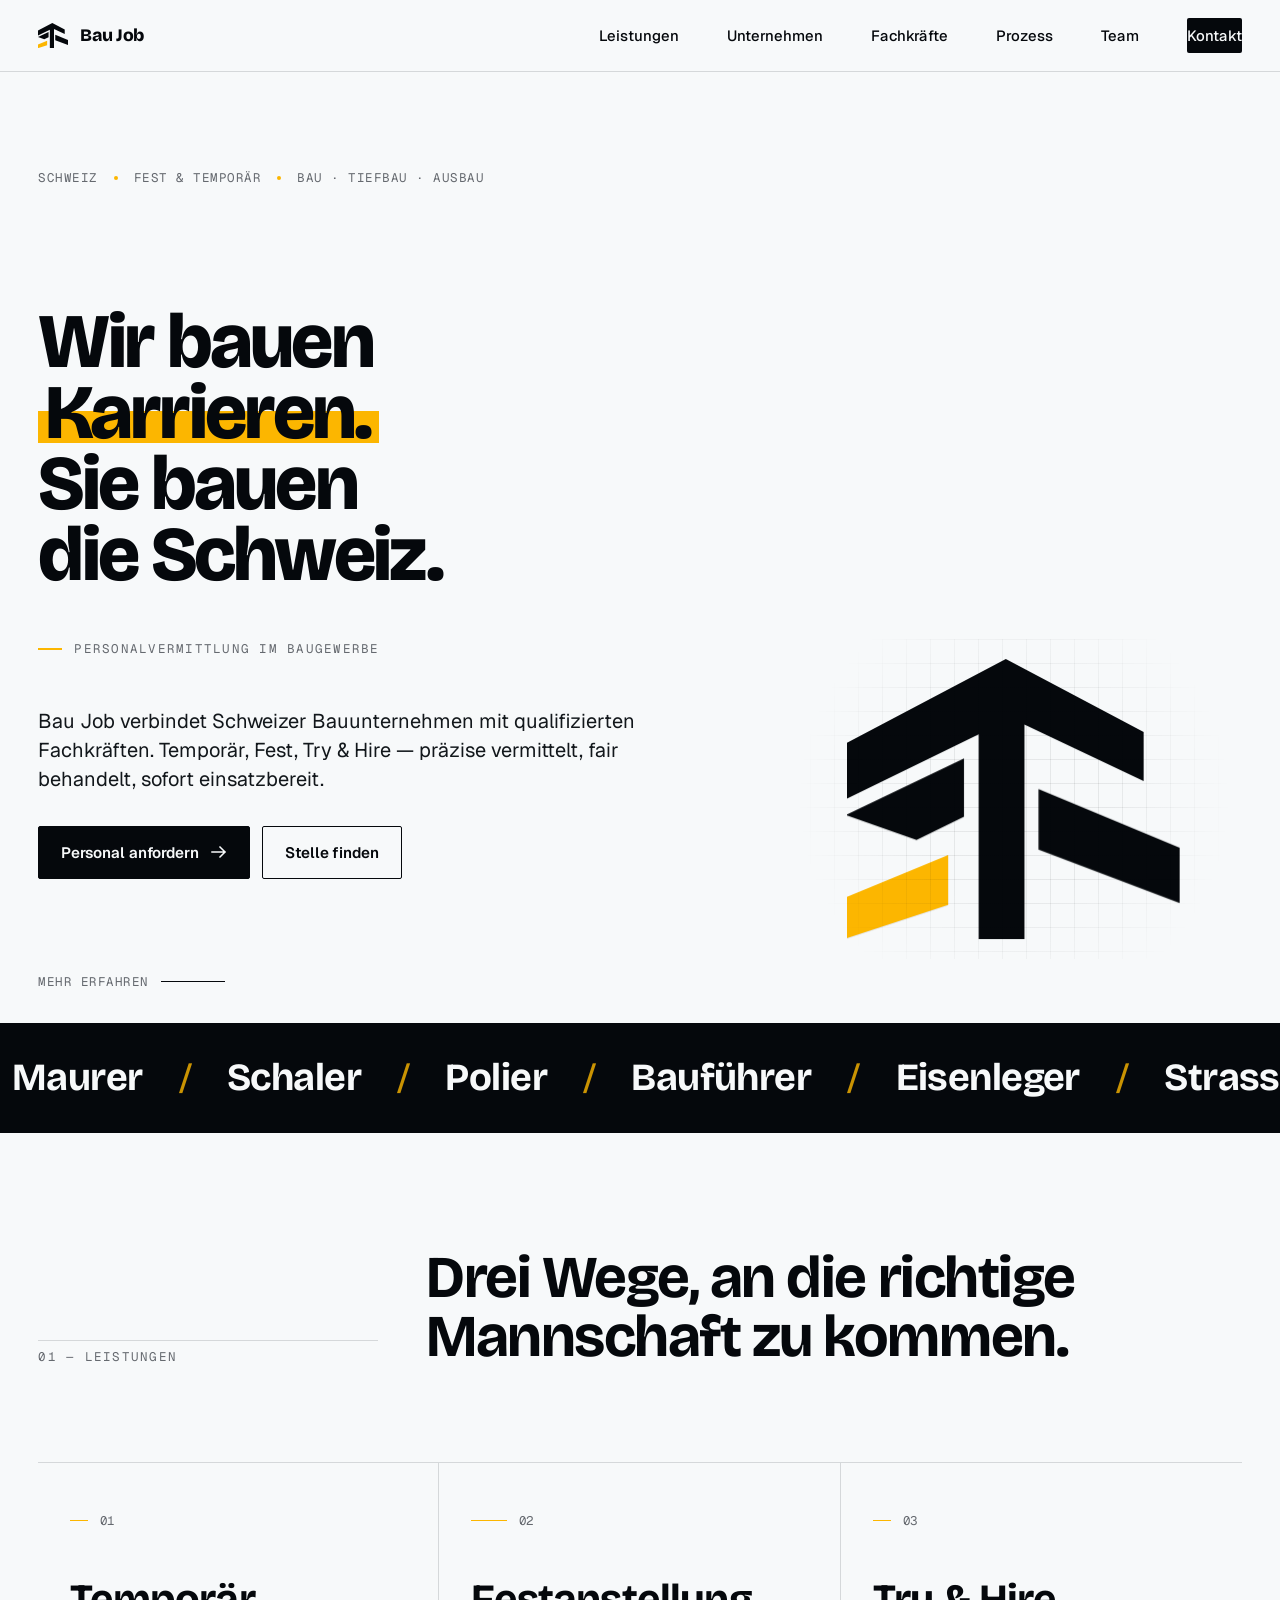
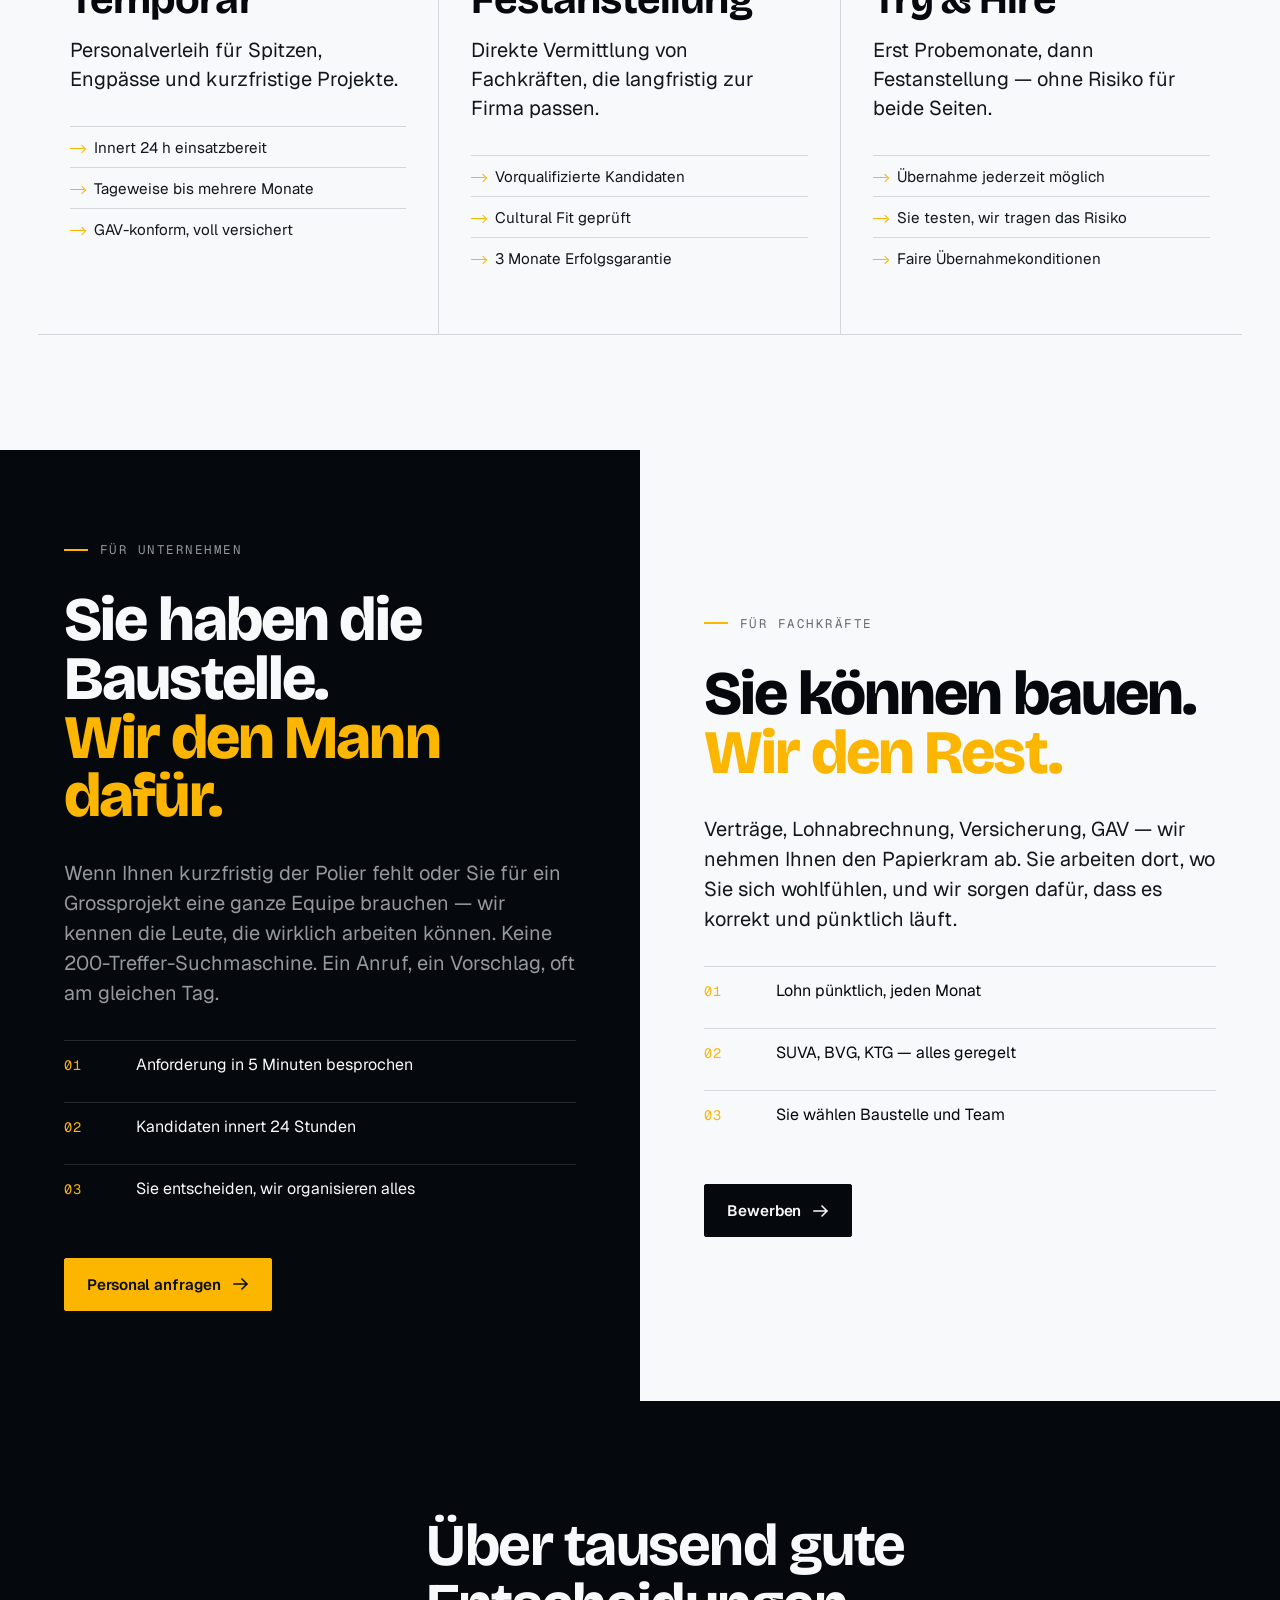
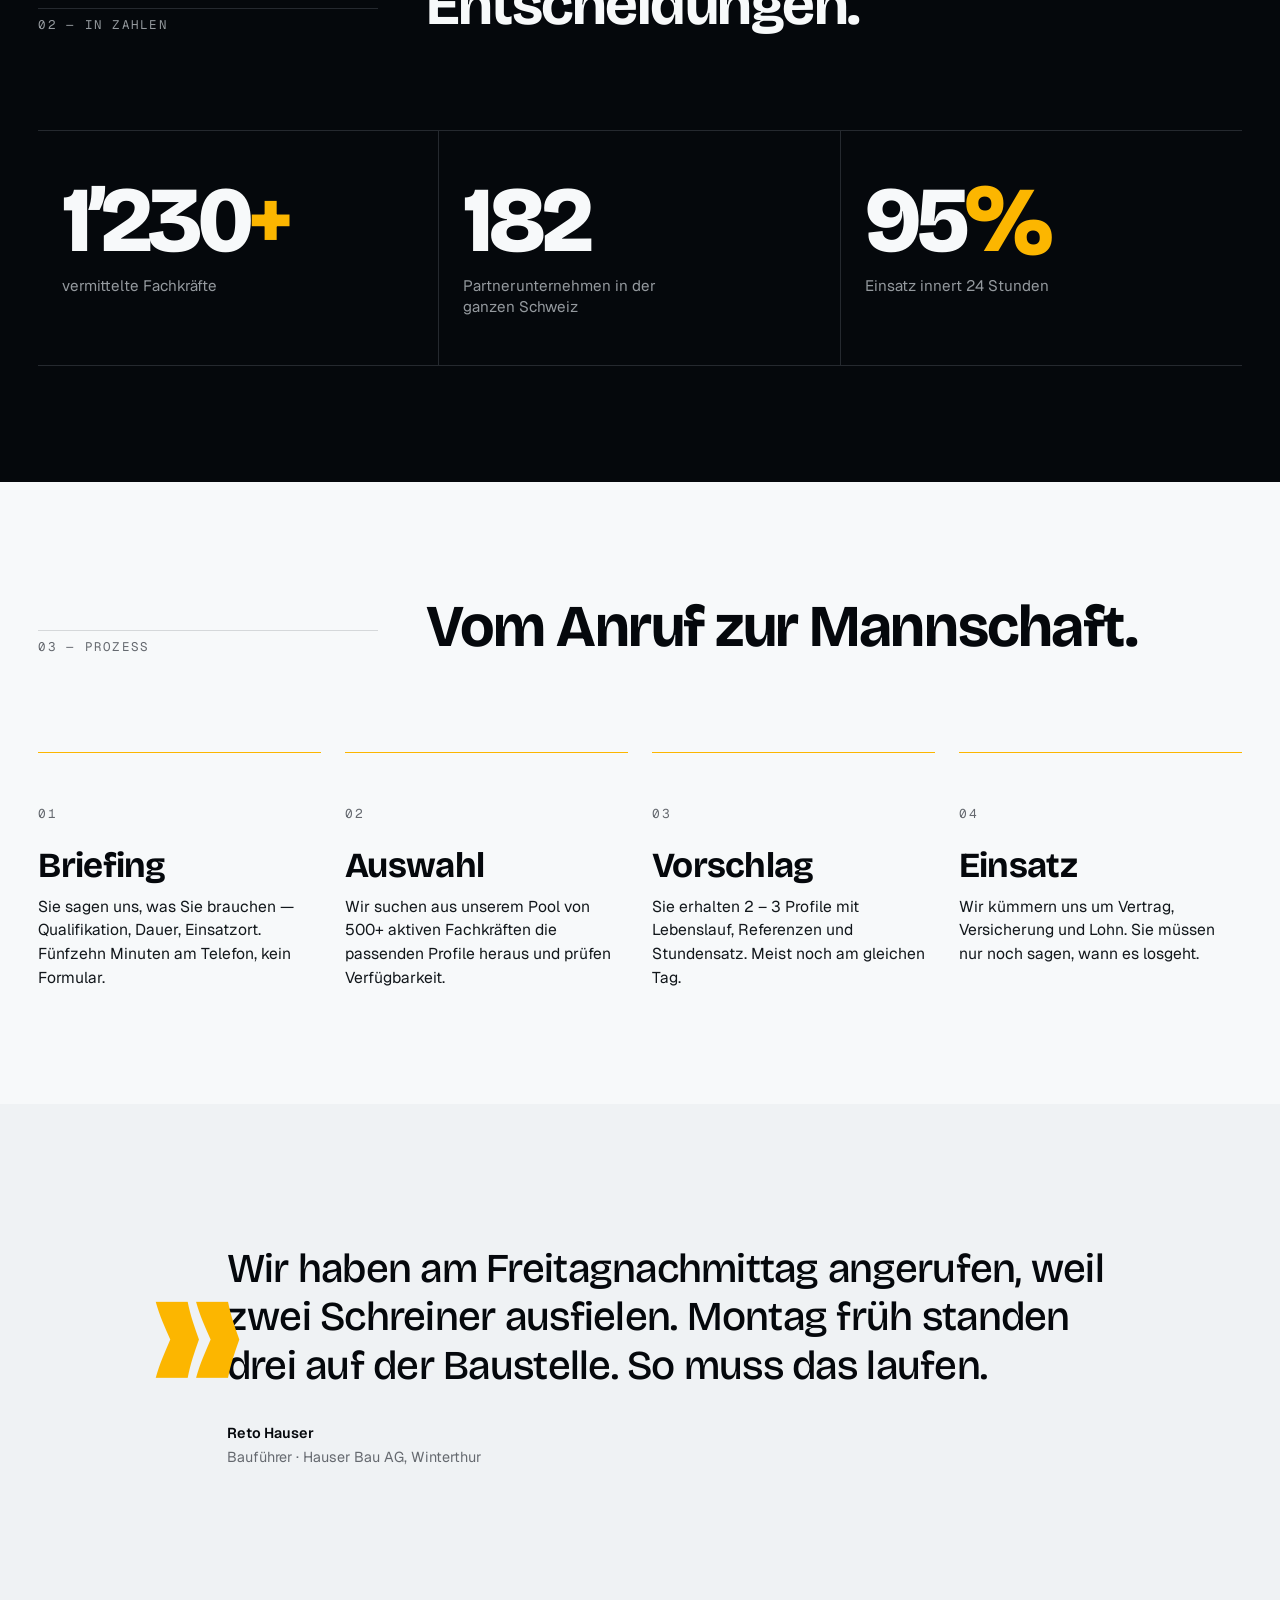
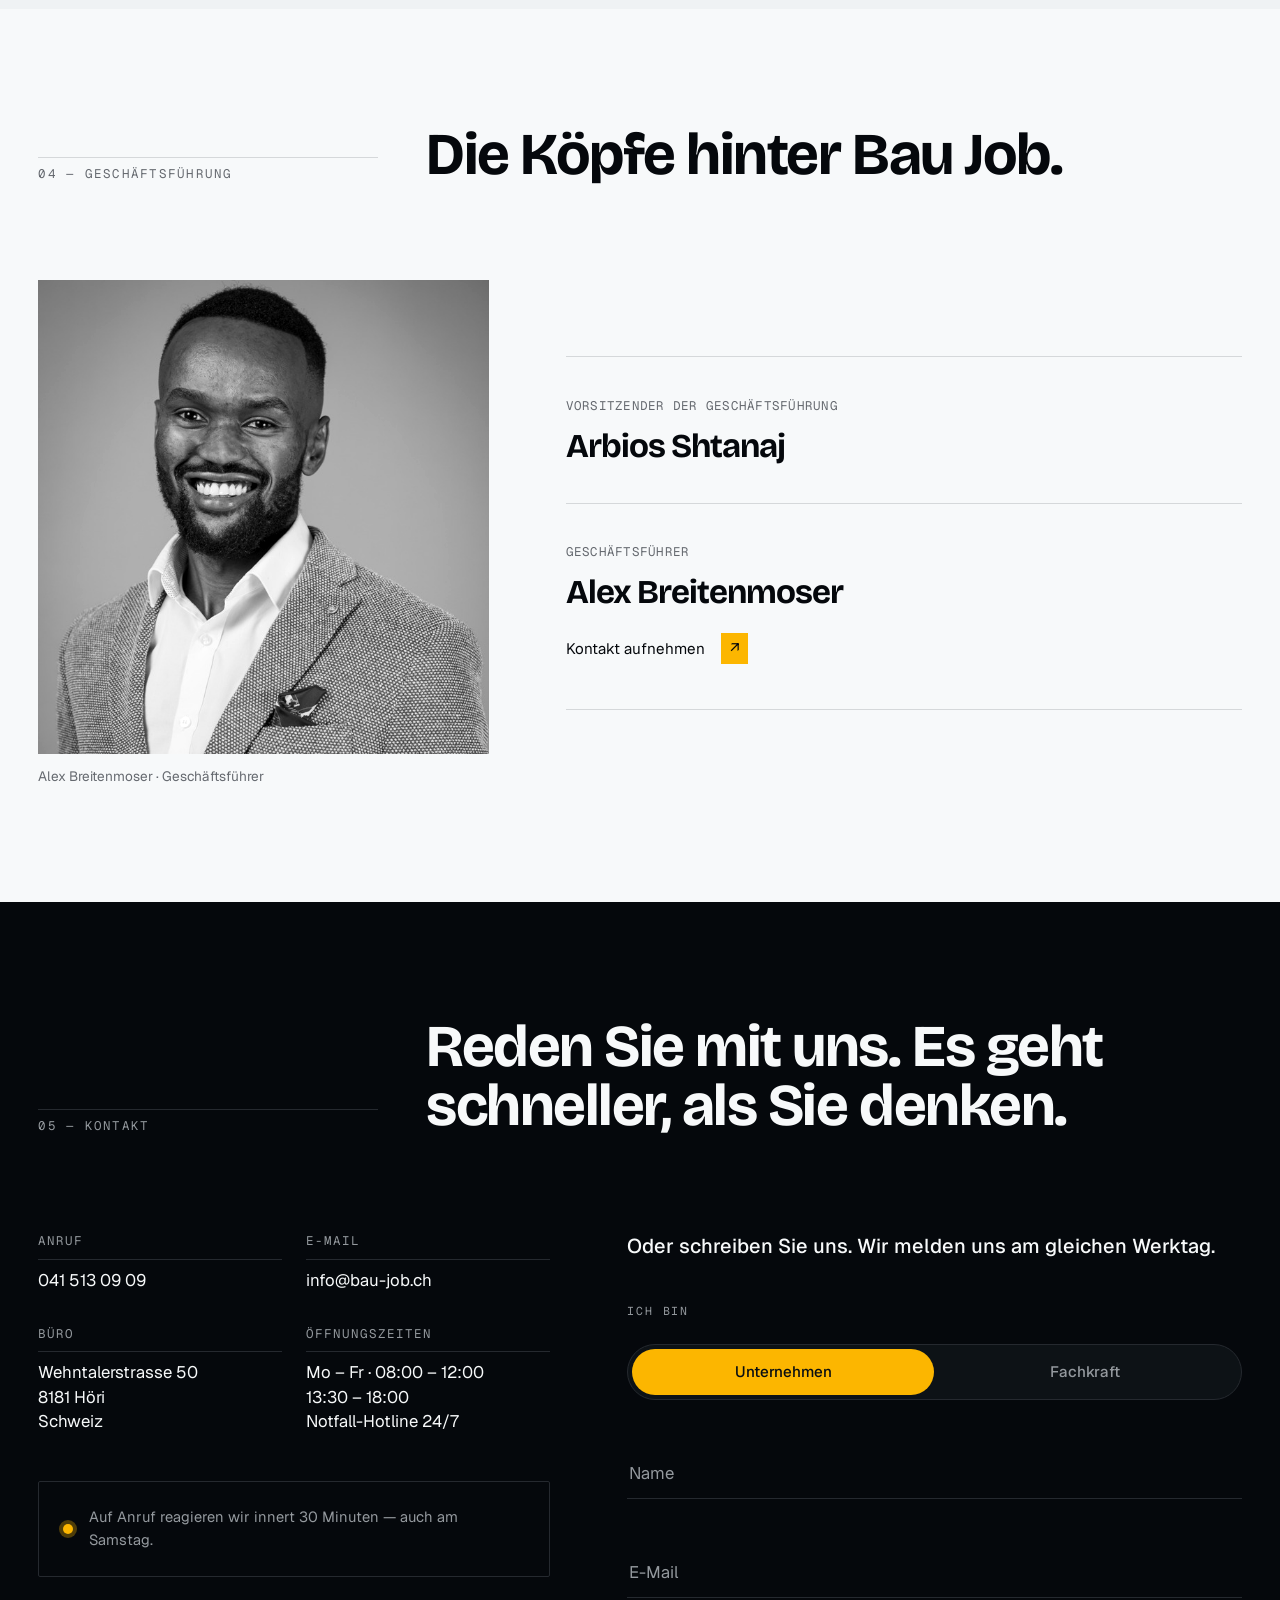
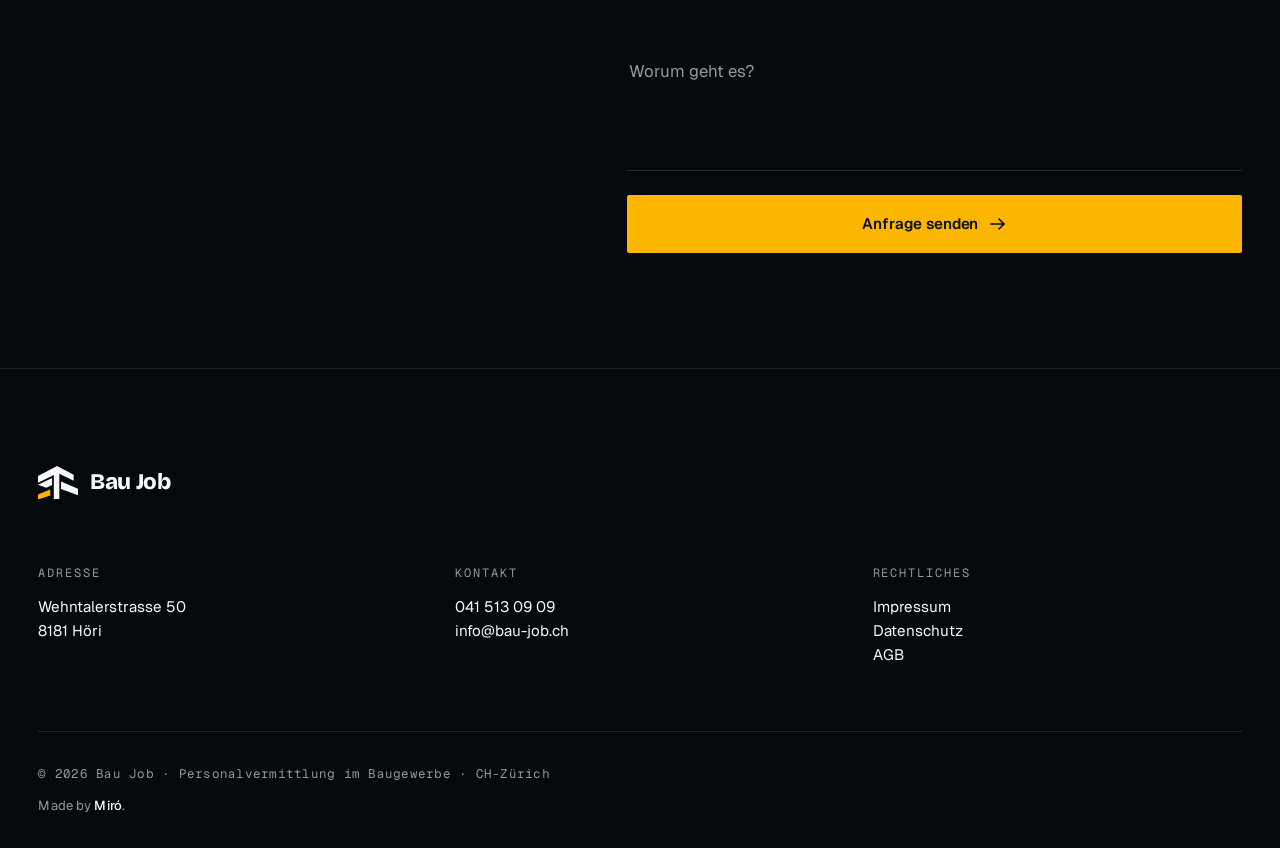
<file: index.html>
<!doctype html>
<html lang="de-CH">
<head>
<meta charset="utf-8" />
<meta name="viewport" content="width=device-width, initial-scale=1, viewport-fit=cover" />
<meta name="theme-color" content="#0E1116" />
<meta name="description" content="Bau Job — Schweizer Personalvermittlung für das Baugewerbe. Temporär und Festanstellung. Wir bauen Karrieren." />
<title>Bau Job — Personal fürs Baugewerbe</title>

<link rel="icon" type="image/png" sizes="32x32" href="assets/favicon-32.png" />
<link rel="apple-touch-icon" sizes="180x180" href="assets/favicon-180.png" />

<link rel="preconnect" href="https://fonts.googleapis.com" />
<link rel="preconnect" href="https://fonts.gstatic.com" crossorigin />
<link rel="stylesheet" href="https://fonts.googleapis.com/css2?family=Bricolage+Grotesque:opsz,wght@12..96,400;12..96,500;12..96,700;12..96,800;12..96,900&family=Geist:wght@300;400;500;600;700&family=Geist+Mono:wght@400;500;600&display=swap" />
<link rel="stylesheet" href="style.css" />
</head>

<body>

<!-- ─────────────────────────────  HEADER  ───────────────────────────── -->
<header class="site-header" data-header>
  <a href="#top" class="site-header__logo" aria-label="Bau Job — Startseite">
    <svg class="logo-mark" viewBox="0 0 1000 842" aria-hidden="true">
      <polygon points="0,251.3 477.1,0 891.3,219 891.3,366.7 533.1,196.9 533.1,842.1 395.6,842.1 395.6,225.8 0,419.4" class="logo-mark__primary" />
      <polygon points="0,466.9 351.4,298.8 351.4,473.7 208.8,543.3 0,470.3" class="logo-mark__primary" />
      <polygon points="0,714.8 303.9,589.1 303.9,738.5 0,838.7" class="logo-mark__accent" />
      <polygon points="575.6,390.5 1000,567.1 1000,733.4 575.6,572.2" class="logo-mark__primary" />
    </svg>
    <span class="site-header__wordmark">Bau Job</span>
  </a>

  <nav class="site-header__nav" aria-label="Hauptnavigation">
    <a href="#leistungen">Leistungen</a>
    <a href="#unternehmen">Unternehmen</a>
    <a href="#fachkraefte">Fachkräfte</a>
    <a href="#prozess">Prozess</a>
    <a href="#team">Team</a>
    <a href="#kontakt" class="site-header__cta">Kontakt</a>
  </nav>
</header>

<main id="top">

<!-- ─────────────────────────────  HERO  ─────────────────────────────── -->
<section class="hero">

  <div class="hero__rail" aria-hidden="true">
    <span>SCHWEIZ</span>
    <span class="hero__rail-dot"></span>
    <span>FEST &amp; TEMPORÄR</span>
    <span class="hero__rail-dot"></span>
    <span>BAU · TIEFBAU · AUSBAU</span>
  </div>

  <h1 class="hero__headline">
    <span class="reveal-mask"><span class="reveal-mask__inner">Wir bauen</span></span>
    <span class="reveal-mask"><span class="reveal-mask__inner"><em>Karrieren.</em></span></span>
    <span class="reveal-mask"><span class="reveal-mask__inner">Sie bauen</span></span>
    <span class="reveal-mask"><span class="reveal-mask__inner">die Schweiz.</span></span>
  </h1>

  <div class="hero__inner">

    <p class="hero__eyebrow"><span class="hero__eyebrow-mark"></span> Personalvermittlung im Baugewerbe</p>

    <div class="hero__meta">
      <p class="hero__lede">
        Bau Job verbindet Schweizer Bauunternehmen mit qualifizierten Fachkräften.
        Temporär, Fest, Try &amp; Hire — präzise vermittelt, fair behandelt, sofort einsatzbereit.
      </p>

      <div class="hero__actions">
        <a href="#unternehmen" class="btn btn--primary">
          <span>Personal anfordern</span>
          <svg viewBox="0 0 16 16" aria-hidden="true"><path d="M1 8 H14 M9 3 L14 8 L9 13" fill="none" stroke="currentColor" stroke-width="1.5" stroke-linecap="square"/></svg>
        </a>
        <a href="#fachkraefte" class="btn btn--ghost">
          <span>Stelle finden</span>
        </a>
      </div>
    </div>

    <div class="hero__stage" aria-hidden="true">
      <svg class="hero__logo" viewBox="0 0 1000 842">
        <polygon points="0,251.3 477.1,0 891.3,219 891.3,366.7 533.1,196.9 533.1,842.1 395.6,842.1 395.6,225.8 0,419.4" class="js-draw" data-draw="1" />
        <polygon points="0,466.9 351.4,298.8 351.4,473.7 208.8,543.3 0,470.3" class="js-draw" data-draw="2" />
        <polygon points="575.6,390.5 1000,567.1 1000,733.4 575.6,572.2" class="js-draw" data-draw="3" />
        <polygon points="0,714.8 303.9,589.1 303.9,738.5 0,838.7" class="js-draw js-draw--accent" data-draw="4" />
      </svg>
      <div class="hero__stage-grid"></div>
    </div>

  </div>

  <button class="hero__scroll" data-scroll-to="#leistungen" aria-label="Weiter scrollen">
    <span>Mehr erfahren</span>
    <span class="hero__scroll-line"></span>
  </button>
</section>

<!-- ─────────────────────────────  MARQUEE  ──────────────────────────── -->
<section class="marquee" aria-label="Fachbereiche">
  <div class="marquee__track">
    <span class="marquee__item">Maurer</span><span class="marquee__sep">/</span>
    <span class="marquee__item">Schaler</span><span class="marquee__sep">/</span>
    <span class="marquee__item">Polier</span><span class="marquee__sep">/</span>
    <span class="marquee__item">Bauführer</span><span class="marquee__sep">/</span>
    <span class="marquee__item">Eisenleger</span><span class="marquee__sep">/</span>
    <span class="marquee__item">Strassenbauer</span><span class="marquee__sep">/</span>
    <span class="marquee__item">Zimmermann</span><span class="marquee__sep">/</span>
    <span class="marquee__item">Spengler</span><span class="marquee__sep">/</span>
    <span class="marquee__item">Schreiner</span><span class="marquee__sep">/</span>
    <span class="marquee__item">Dachdecker</span><span class="marquee__sep">/</span>
    <span class="marquee__item">Sanitärinstallateur</span><span class="marquee__sep">/</span>
    <span class="marquee__item">Elektriker</span><span class="marquee__sep">/</span>
    <span class="marquee__item">Maler</span><span class="marquee__sep">/</span>
    <span class="marquee__item">Gipser</span><span class="marquee__sep">/</span>
    <span class="marquee__item">Bodenleger</span><span class="marquee__sep">/</span>
    <span class="marquee__item">Plattenleger</span><span class="marquee__sep">/</span>
    <!-- duplicate for seamless loop -->
    <span class="marquee__item">Maurer</span><span class="marquee__sep">/</span>
    <span class="marquee__item">Schaler</span><span class="marquee__sep">/</span>
    <span class="marquee__item">Polier</span><span class="marquee__sep">/</span>
    <span class="marquee__item">Bauführer</span><span class="marquee__sep">/</span>
    <span class="marquee__item">Eisenleger</span><span class="marquee__sep">/</span>
    <span class="marquee__item">Strassenbauer</span><span class="marquee__sep">/</span>
    <span class="marquee__item">Zimmermann</span><span class="marquee__sep">/</span>
    <span class="marquee__item">Spengler</span><span class="marquee__sep">/</span>
    <span class="marquee__item">Schreiner</span><span class="marquee__sep">/</span>
    <span class="marquee__item">Dachdecker</span><span class="marquee__sep">/</span>
    <span class="marquee__item">Sanitärinstallateur</span><span class="marquee__sep">/</span>
    <span class="marquee__item">Elektriker</span><span class="marquee__sep">/</span>
    <span class="marquee__item">Maler</span><span class="marquee__sep">/</span>
    <span class="marquee__item">Gipser</span><span class="marquee__sep">/</span>
    <span class="marquee__item">Bodenleger</span><span class="marquee__sep">/</span>
    <span class="marquee__item">Plattenleger</span><span class="marquee__sep">/</span>
  </div>
</section>

<!-- ─────────────────────────────  LEISTUNGEN  ───────────────────────── -->
<section class="section section--light" id="leistungen">

  <header class="section-head">
    <span class="section-head__index">01 — Leistungen</span>
    <h2 class="section-head__title">Drei Wege, an die richtige Mannschaft zu kommen.</h2>
  </header>

  <ol class="services">

    <li class="service" data-reveal>
      <div class="service__num"><span>01</span></div>
      <div class="service__body">
        <h3>Temporär</h3>
        <p class="service__lede">Personalverleih für Spitzen, Engpässe und kurzfristige Projekte.</p>
        <ul class="service__points">
          <li><span class="bullet-arrow" aria-hidden="true"></span>Innert 24 h einsatzbereit</li>
          <li><span class="bullet-arrow" aria-hidden="true"></span>Tageweise bis mehrere Monate</li>
          <li><span class="bullet-arrow" aria-hidden="true"></span>GAV-konform, voll versichert</li>
        </ul>
      </div>
      <span class="service__rule" aria-hidden="true"></span>
    </li>

    <li class="service service--featured" data-reveal>
      <div class="service__num"><span>02</span></div>
      <div class="service__body">
        <h3>Festanstellung</h3>
        <p class="service__lede">Direkte Vermittlung von Fachkräften, die langfristig zur Firma passen.</p>
        <ul class="service__points">
          <li><span class="bullet-arrow" aria-hidden="true"></span>Vorqualifizierte Kandidaten</li>
          <li><span class="bullet-arrow" aria-hidden="true"></span>Cultural Fit geprüft</li>
          <li><span class="bullet-arrow" aria-hidden="true"></span>3 Monate Erfolgsgarantie</li>
        </ul>
      </div>
      <span class="service__rule" aria-hidden="true"></span>
    </li>

    <li class="service" data-reveal>
      <div class="service__num"><span>03</span></div>
      <div class="service__body">
        <h3>Try &amp; Hire</h3>
        <p class="service__lede">Erst Probemonate, dann Festanstellung — ohne Risiko für beide Seiten.</p>
        <ul class="service__points">
          <li><span class="bullet-arrow" aria-hidden="true"></span>Übernahme jederzeit möglich</li>
          <li><span class="bullet-arrow" aria-hidden="true"></span>Sie testen, wir tragen das Risiko</li>
          <li><span class="bullet-arrow" aria-hidden="true"></span>Faire Übernahmekonditionen</li>
        </ul>
      </div>
      <span class="service__rule" aria-hidden="true"></span>
    </li>

  </ol>
</section>

<!-- ─────────────────────────────  SPLIT — UNTERNEHMEN / FACHKRÄFTE  ──── -->
<section class="split">

  <article class="split__panel split__panel--dark" id="unternehmen">
    <span class="split__tag">Für Unternehmen</span>
    <h2 class="split__title">Sie haben die Baustelle.<br/><em>Wir den Mann dafür.</em></h2>
    <p class="split__copy">
      Wenn Ihnen kurzfristig der Polier fehlt oder Sie für ein Grossprojekt eine ganze Equipe brauchen —
      wir kennen die Leute, die wirklich arbeiten können. Keine 200-Treffer-Suchmaschine. Ein Anruf, ein Vorschlag, oft am gleichen Tag.
    </p>
    <ul class="split__list">
      <li><span class="split__list-num">01</span>Anforderung in 5 Minuten besprochen</li>
      <li><span class="split__list-num">02</span>Kandidaten innert 24 Stunden</li>
      <li><span class="split__list-num">03</span>Sie entscheiden, wir organisieren alles</li>
    </ul>
    <a href="#kontakt" class="btn btn--accent">
      <span>Personal anfragen</span>
      <svg viewBox="0 0 16 16" aria-hidden="true"><path d="M1 8 H14 M9 3 L14 8 L9 13" fill="none" stroke="currentColor" stroke-width="1.5" stroke-linecap="square"/></svg>
    </a>
  </article>

  <article class="split__panel split__panel--light" id="fachkraefte">
    <span class="split__tag">Für Fachkräfte</span>
    <h2 class="split__title">Sie können bauen.<br/><em>Wir den Rest.</em></h2>
    <p class="split__copy">
      Verträge, Lohnabrechnung, Versicherung, GAV — wir nehmen Ihnen den Papierkram ab.
      Sie arbeiten dort, wo Sie sich wohlfühlen, und wir sorgen dafür, dass es korrekt und pünktlich läuft.
    </p>
    <ul class="split__list">
      <li><span class="split__list-num">01</span>Lohn pünktlich, jeden Monat</li>
      <li><span class="split__list-num">02</span>SUVA, BVG, KTG — alles geregelt</li>
      <li><span class="split__list-num">03</span>Sie wählen Baustelle und Team</li>
    </ul>
    <a href="#kontakt" class="btn btn--dark">
      <span>Bewerben</span>
      <svg viewBox="0 0 16 16" aria-hidden="true"><path d="M1 8 H14 M9 3 L14 8 L9 13" fill="none" stroke="currentColor" stroke-width="1.5" stroke-linecap="square"/></svg>
    </a>
  </article>

</section>

<!-- ─────────────────────────────  STATS  ────────────────────────────── -->
<section class="stats">

  <header class="section-head section-head--inverse">
    <span class="section-head__index">02 — In Zahlen</span>
    <h2 class="section-head__title">Über tausend gute Entscheidungen.</h2>
  </header>

  <ul class="stats__grid">
    <li class="stat" data-reveal>
      <span class="stat__num" data-counter="1247" data-suffix="+">0</span>
      <span class="stat__label">vermittelte Fachkräfte</span>
    </li>
    <li class="stat" data-reveal>
      <span class="stat__num" data-counter="184" data-suffix="">0</span>
      <span class="stat__label">Partnerunternehmen in der ganzen Schweiz</span>
    </li>
    <li class="stat" data-reveal>
      <span class="stat__num" data-counter="96" data-suffix="%">0</span>
      <span class="stat__label">Einsatz innert 24 Stunden</span>
    </li>
  </ul>

</section>

<!-- ─────────────────────────────  PROZESS  ──────────────────────────── -->
<section class="section section--light" id="prozess">

  <header class="section-head">
    <span class="section-head__index">03 — Prozess</span>
    <h2 class="section-head__title">Vom Anruf zur Mannschaft.</h2>
  </header>

  <ol class="process">
    <li class="process__step" data-reveal>
      <span class="process__num">01</span>
      <h3>Briefing</h3>
      <p>Sie sagen uns, was Sie brauchen — Qualifikation, Dauer, Einsatzort. Fünfzehn Minuten am Telefon, kein Formular.</p>
    </li>
    <li class="process__step" data-reveal>
      <span class="process__num">02</span>
      <h3>Auswahl</h3>
      <p>Wir suchen aus unserem Pool von 500+ aktiven Fachkräften die passenden Profile heraus und prüfen Verfügbarkeit.</p>
    </li>
    <li class="process__step" data-reveal>
      <span class="process__num">03</span>
      <h3>Vorschlag</h3>
      <p>Sie erhalten 2 – 3 Profile mit Lebenslauf, Referenzen und Stundensatz. Meist noch am gleichen Tag.</p>
    </li>
    <li class="process__step" data-reveal>
      <span class="process__num">04</span>
      <h3>Einsatz</h3>
      <p>Wir kümmern uns um Vertrag, Versicherung und Lohn. Sie müssen nur noch sagen, wann es losgeht.</p>
    </li>
  </ol>

</section>

<!-- ─────────────────────────────  TESTIMONIAL  ──────────────────────── -->
<section class="quote">
  <blockquote class="quote__body">
    <span class="quote__mark" aria-hidden="true">»</span>
    <p>Wir haben am Freitagnachmittag angerufen, weil zwei Schreiner ausfielen. Montag früh standen drei auf der Baustelle. So muss das laufen.</p>
    <footer class="quote__source">
      <span class="quote__source-name">Reto Hauser</span>
      <span class="quote__source-meta">Bauführer · Hauser Bau AG, Winterthur</span>
    </footer>
  </blockquote>
</section>

<!-- ─────────────────────────────  TEAM  ─────────────────────────────── -->
<section class="section section--light" id="team">

  <header class="section-head">
    <span class="section-head__index">04 — Geschäftsführung</span>
    <h2 class="section-head__title">Die Köpfe hinter Bau Job.</h2>
  </header>

  <div class="leadership" data-reveal>
    <figure class="leadership__portrait">
      <img src="assets/team-alex-breitenmoser.jpg"
           alt="Porträt von Alex Breitenmoser, Geschäftsführer"
           width="646" height="680" loading="lazy" />
      <figcaption>Alex Breitenmoser · Geschäftsführer</figcaption>
    </figure>
    <div class="leadership__people">
      <article class="leadership__person">
        <p class="leadership__role">Geschäftsführer</p>
        <h3 class="leadership__name">Alex Breitenmoser</h3>
        <a class="leadership__contact" href="#kontakt">Kontakt aufnehmen <span aria-hidden="true">↗</span></a>
      </article>
      <article class="leadership__person leadership__person--arbios">
        <p class="leadership__role">Vorsitzender der Geschäftsführung</p>
        <h3 class="leadership__name">Arbios Shtanaj</h3>
      </article>
    </div>
  </div>

</section>

<!-- ─────────────────────────────  KONTAKT  ──────────────────────────── -->
<section class="contact section--dark" id="kontakt">

  <header class="section-head section-head--inverse">
    <span class="section-head__index">05 — Kontakt</span>
    <h2 class="section-head__title">Reden Sie mit uns. Es geht schneller, als Sie denken.</h2>
  </header>

  <div class="contact__grid">

    <div class="contact__details">
      <dl>
        <div>
          <dt>Anruf</dt>
          <dd><a href="tel:+41415130909">041 513 09 09</a></dd>
        </div>
        <div>
          <dt>E-Mail</dt>
          <dd><a href="mailto:info@bau-job.ch">info@bau-job.ch</a></dd>
        </div>
        <div>
          <dt>Büro</dt>
          <dd>Wehntalerstrasse 50<br/>8181 Höri<br/>Schweiz</dd>
        </div>
        <div>
          <dt>Öffnungszeiten</dt>
          <dd>Mo – Fr · 08:00 – 12:00<br/>13:30 – 18:00<br/>Notfall-Hotline 24/7</dd>
        </div>
      </dl>

      <p class="contact__note">
        <span class="contact__note-mark"></span>
        Auf Anruf reagieren wir innert 30 Minuten — auch am Samstag.
      </p>
    </div>

    <form class="contact__form" novalidate>
      <p class="contact__form-intro">Oder schreiben Sie uns. Wir melden uns am gleichen Werktag.</p>

      <div class="segment-control" role="radiogroup" aria-labelledby="segment-control-label">
        <span class="segment-control__label" id="segment-control-label">Ich bin</span>
        <div class="segment-control__track">
          <span class="segment-control__indicator" aria-hidden="true"></span>
          <label class="segment-control__option">
            <input type="radio" name="role" id="role-firma" value="firma" checked />
            <span>Unternehmen</span>
          </label>
          <label class="segment-control__option">
            <input type="radio" name="role" id="role-fachkraft" value="fachkraft" />
            <span>Fachkraft</span>
          </label>
        </div>
      </div>

      <div class="field">
        <input type="text" name="name" id="name" autocomplete="name" placeholder=" " required />
        <label for="name">Name</label>
        <span class="field__underline" aria-hidden="true"></span>
      </div>

      <div class="field">
        <input type="email" name="email" id="email" autocomplete="email" placeholder=" " required />
        <label for="email">E-Mail</label>
        <span class="field__underline" aria-hidden="true"></span>
      </div>

      <div class="field field--textarea">
        <textarea name="message" id="message" rows="4" placeholder=" "></textarea>
        <label for="message">Worum geht es?</label>
        <span class="field__underline" aria-hidden="true"></span>
      </div>

      <button type="submit" class="btn btn--accent btn--block">
        <span>Anfrage senden</span>
        <svg viewBox="0 0 16 16" aria-hidden="true"><path d="M1 8 H14 M9 3 L14 8 L9 13" fill="none" stroke="currentColor" stroke-width="1.5" stroke-linecap="square"/></svg>
      </button>
    </form>

  </div>

</section>

</main>

<!-- ─────────────────────────────  FOOTER  ───────────────────────────── -->
<footer class="site-footer">
  <div class="site-footer__brand">
    <svg class="logo-mark logo-mark--reverse" viewBox="0 0 1000 842" aria-hidden="true">
      <polygon points="0,251.3 477.1,0 891.3,219 891.3,366.7 533.1,196.9 533.1,842.1 395.6,842.1 395.6,225.8 0,419.4" />
      <polygon points="0,466.9 351.4,298.8 351.4,473.7 208.8,543.3 0,470.3" />
      <polygon points="575.6,390.5 1000,567.1 1000,733.4 575.6,572.2" />
      <polygon points="0,714.8 303.9,589.1 303.9,738.5 0,838.7" class="logo-mark__accent" />
    </svg>
    <span class="site-footer__wordmark">Bau Job</span>
  </div>

  <div class="site-footer__cols">
    <div>
      <span class="site-footer__head">Adresse</span>
      <p>Wehntalerstrasse 50<br/>8181 Höri</p>
    </div>
    <div>
      <span class="site-footer__head">Kontakt</span>
      <p><a href="tel:+41415130909">041 513 09 09</a><br/><a href="mailto:info@bau-job.ch">info@bau-job.ch</a></p>
    </div>
    <div>
      <span class="site-footer__head">Rechtliches</span>
      <p><a href="impressum.html">Impressum</a><br/><a href="#">Datenschutz</a><br/><a href="#">AGB</a></p>
    </div>
  </div>

  <p class="site-footer__base">
    © 2026 Bau Job · Personalvermittlung im Baugewerbe · CH-Zürich
  </p>

  <p class="site-footer__credit">
    Made by <a href="https://mirowaltisberg.ch" target="_blank" rel="noopener">Miró</a>.
  </p>
</footer>

<script src="script.js" defer></script>
</body>
</html>
</file>
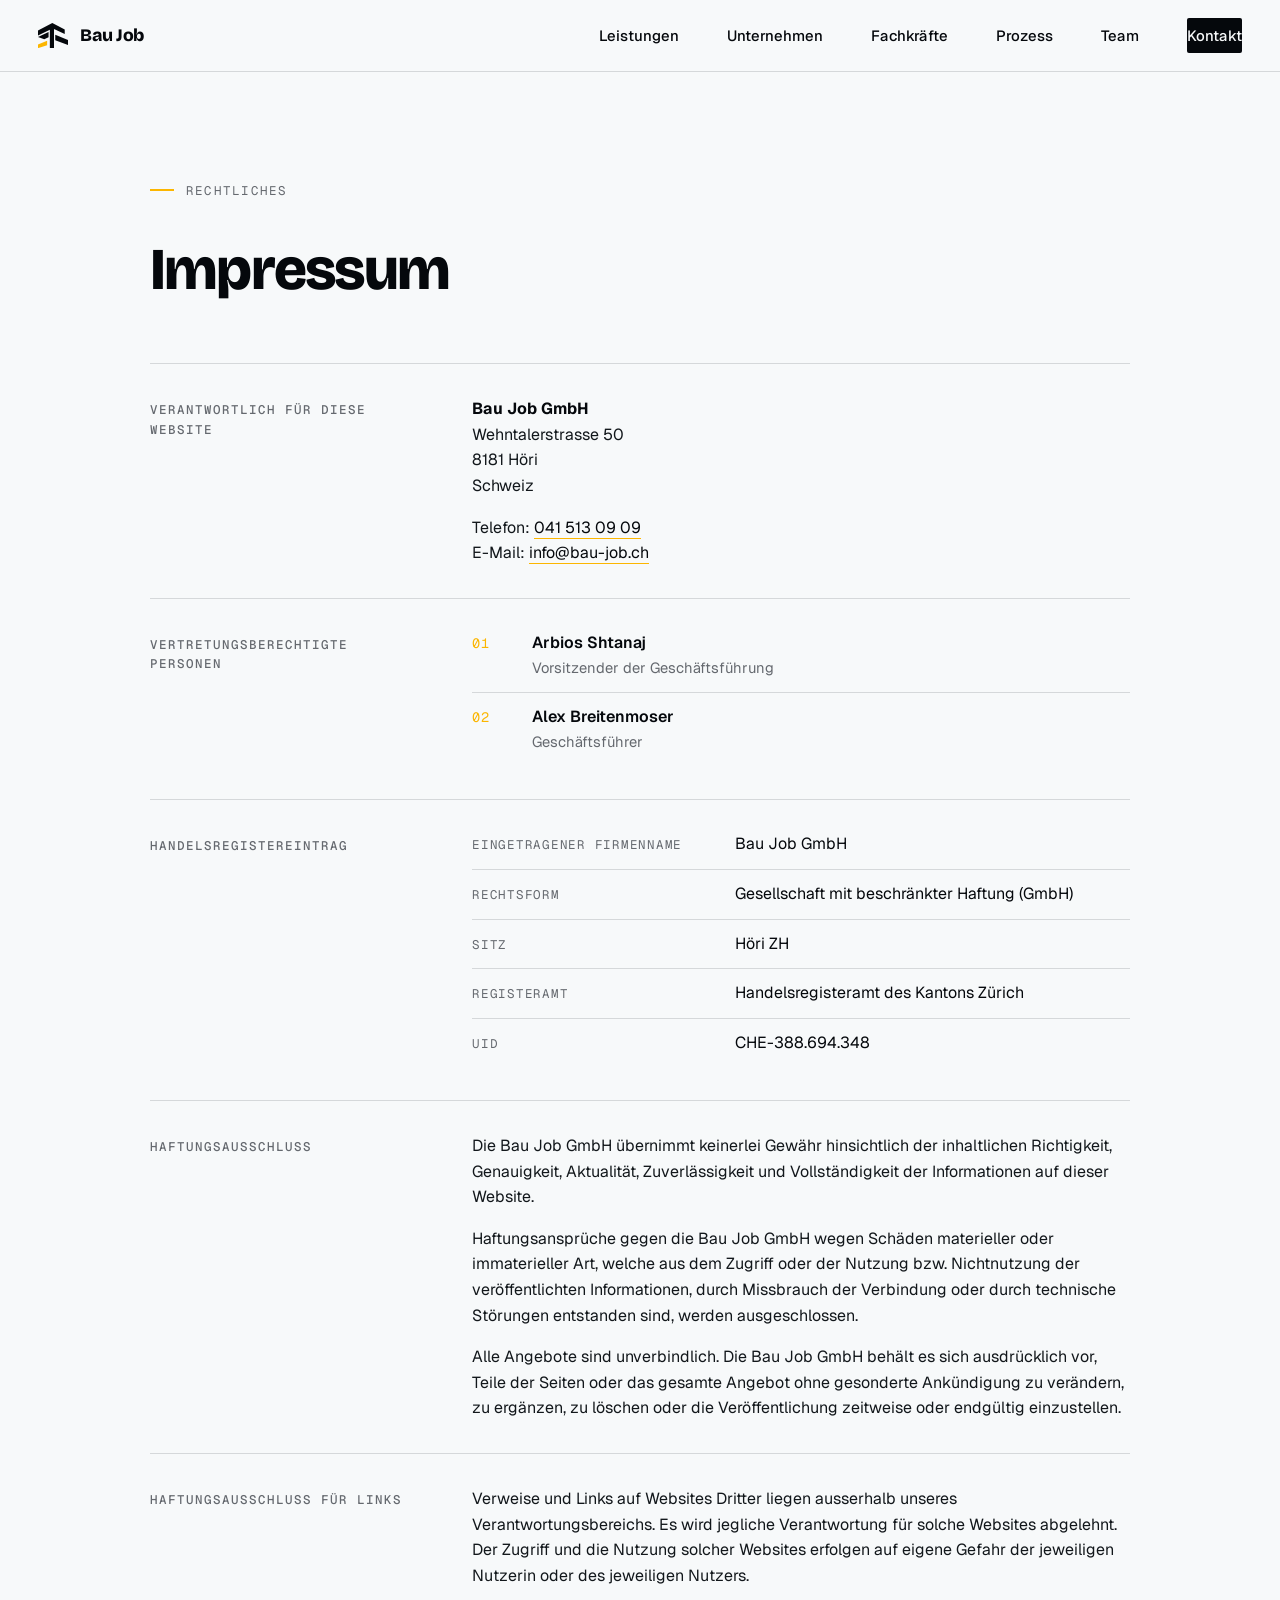
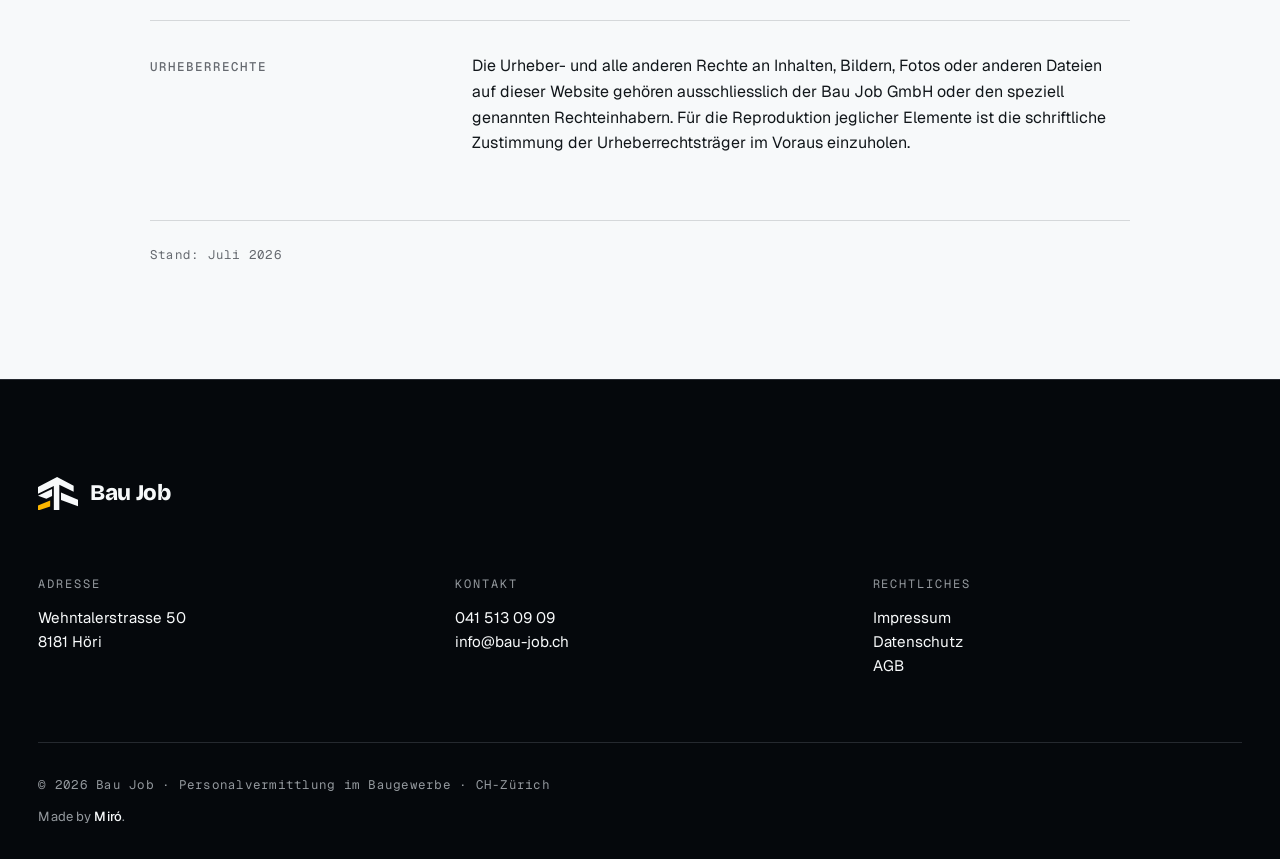
<file: impressum.html>
<!doctype html>
<html lang="de-CH">
<head>
<meta charset="utf-8" />
<meta name="viewport" content="width=device-width, initial-scale=1, viewport-fit=cover" />
<meta name="theme-color" content="#0E1116" />
<meta name="description" content="Impressum der Bau Job GmbH — Wehntalerstrasse 50, 8181 Höri. Handelsregisteramt des Kantons Zürich, UID CHE-388.694.348." />
<title>Impressum — Bau Job GmbH</title>

<link rel="icon" type="image/png" sizes="32x32" href="assets/favicon-32.png" />
<link rel="apple-touch-icon" sizes="180x180" href="assets/favicon-180.png" />

<link rel="preconnect" href="https://fonts.googleapis.com" />
<link rel="preconnect" href="https://fonts.gstatic.com" crossorigin />
<link rel="stylesheet" href="https://fonts.googleapis.com/css2?family=Bricolage+Grotesque:opsz,wght@12..96,400;12..96,500;12..96,700;12..96,800;12..96,900&family=Geist:wght@300;400;500;600;700&family=Geist+Mono:wght@400;500;600&display=swap" />
<link rel="stylesheet" href="style.css" />
</head>

<body>

<!-- ─────────────────────────────  HEADER  ───────────────────────────── -->
<header class="site-header" data-header>
  <a href="index.html" class="site-header__logo" aria-label="Bau Job — Startseite">
    <svg class="logo-mark" viewBox="0 0 1000 842" aria-hidden="true">
      <polygon points="0,251.3 477.1,0 891.3,219 891.3,366.7 533.1,196.9 533.1,842.1 395.6,842.1 395.6,225.8 0,419.4" class="logo-mark__primary" />
      <polygon points="0,466.9 351.4,298.8 351.4,473.7 208.8,543.3 0,470.3" class="logo-mark__primary" />
      <polygon points="0,714.8 303.9,589.1 303.9,738.5 0,838.7" class="logo-mark__accent" />
      <polygon points="575.6,390.5 1000,567.1 1000,733.4 575.6,572.2" class="logo-mark__primary" />
    </svg>
    <span class="site-header__wordmark">Bau Job</span>
  </a>

  <nav class="site-header__nav" aria-label="Hauptnavigation">
    <a href="index.html#leistungen">Leistungen</a>
    <a href="index.html#unternehmen">Unternehmen</a>
    <a href="index.html#fachkraefte">Fachkräfte</a>
    <a href="index.html#prozess">Prozess</a>
    <a href="index.html#team">Team</a>
    <a href="index.html#kontakt" class="site-header__cta">Kontakt</a>
  </nav>
</header>

<main id="top">

<!-- ─────────────────────────────  IMPRESSUM  ────────────────────────── -->
<section class="legal">

  <header class="legal__head">
    <p class="hero__eyebrow"><span class="hero__eyebrow-mark"></span> Rechtliches</p>
    <h1 class="legal__title">Impressum</h1>
  </header>

  <div class="legal__body">

    <section class="legal__block">
      <h2>Verantwortlich für diese Website</h2>
      <div>
        <p>
          <strong>Bau Job GmbH</strong><br/>
          Wehntalerstrasse 50<br/>
          8181 Höri<br/>
          Schweiz
        </p>
        <p>
          Telefon: <a href="tel:+41415130909">041 513 09 09</a><br/>
          E-Mail: <a href="mailto:info@bau-job.ch">info@bau-job.ch</a>
        </p>
      </div>
    </section>

    <section class="legal__block">
      <h2>Vertretungsberechtigte Personen</h2>
      <div>
        <ul class="legal__persons">
          <li>
            <span class="legal__persons-num">01</span>
            <span>
              <span class="legal__persons-name">Arbios Shtanaj</span><br/>
              <span class="legal__persons-role">Vorsitzender der Geschäftsführung</span>
            </span>
          </li>
          <li>
            <span class="legal__persons-num">02</span>
            <span>
              <span class="legal__persons-name">Alex Breitenmoser</span><br/>
              <span class="legal__persons-role">Geschäftsführer</span>
            </span>
          </li>
        </ul>
      </div>
    </section>

    <section class="legal__block">
      <h2>Handelsregistereintrag</h2>
      <div>
        <dl class="legal__facts">
          <div>
            <dt>Eingetragener Firmenname</dt>
            <dd>Bau Job GmbH</dd>
          </div>
          <div>
            <dt>Rechtsform</dt>
            <dd>Gesellschaft mit beschränkter Haftung (GmbH)</dd>
          </div>
          <div>
            <dt>Sitz</dt>
            <dd>Höri ZH</dd>
          </div>
          <div>
            <dt>Registeramt</dt>
            <dd>Handelsregisteramt des Kantons Zürich</dd>
          </div>
          <div>
            <dt>UID</dt>
            <dd>CHE-388.694.348</dd>
          </div>
        </dl>
      </div>
    </section>

    <section class="legal__block">
      <h2>Haftungsausschluss</h2>
      <div>
        <p>
          Die Bau Job GmbH übernimmt keinerlei Gewähr hinsichtlich der inhaltlichen Richtigkeit,
          Genauigkeit, Aktualität, Zuverlässigkeit und Vollständigkeit der Informationen auf dieser Website.
        </p>
        <p>
          Haftungsansprüche gegen die Bau Job GmbH wegen Schäden materieller oder immaterieller Art,
          welche aus dem Zugriff oder der Nutzung bzw. Nichtnutzung der veröffentlichten Informationen,
          durch Missbrauch der Verbindung oder durch technische Störungen entstanden sind, werden ausgeschlossen.
        </p>
        <p>
          Alle Angebote sind unverbindlich. Die Bau Job GmbH behält es sich ausdrücklich vor, Teile der
          Seiten oder das gesamte Angebot ohne gesonderte Ankündigung zu verändern, zu ergänzen, zu löschen
          oder die Veröffentlichung zeitweise oder endgültig einzustellen.
        </p>
      </div>
    </section>

    <section class="legal__block">
      <h2>Haftungsausschluss für Links</h2>
      <div>
        <p>
          Verweise und Links auf Websites Dritter liegen ausserhalb unseres Verantwortungsbereichs.
          Es wird jegliche Verantwortung für solche Websites abgelehnt. Der Zugriff und die Nutzung
          solcher Websites erfolgen auf eigene Gefahr der jeweiligen Nutzerin oder des jeweiligen Nutzers.
        </p>
      </div>
    </section>

    <section class="legal__block">
      <h2>Urheberrechte</h2>
      <div>
        <p>
          Die Urheber- und alle anderen Rechte an Inhalten, Bildern, Fotos oder anderen Dateien auf
          dieser Website gehören ausschliesslich der Bau Job GmbH oder den speziell genannten
          Rechteinhabern. Für die Reproduktion jeglicher Elemente ist die schriftliche Zustimmung
          der Urheberrechtsträger im Voraus einzuholen.
        </p>
      </div>
    </section>

    <p class="legal__updated">Stand: Juli 2026</p>

  </div>

</section>

</main>

<!-- ─────────────────────────────  FOOTER  ───────────────────────────── -->
<footer class="site-footer">
  <div class="site-footer__brand">
    <svg class="logo-mark logo-mark--reverse" viewBox="0 0 1000 842" aria-hidden="true">
      <polygon points="0,251.3 477.1,0 891.3,219 891.3,366.7 533.1,196.9 533.1,842.1 395.6,842.1 395.6,225.8 0,419.4" />
      <polygon points="0,466.9 351.4,298.8 351.4,473.7 208.8,543.3 0,470.3" />
      <polygon points="575.6,390.5 1000,567.1 1000,733.4 575.6,572.2" />
      <polygon points="0,714.8 303.9,589.1 303.9,738.5 0,838.7" class="logo-mark__accent" />
    </svg>
    <span class="site-footer__wordmark">Bau Job</span>
  </div>

  <div class="site-footer__cols">
    <div>
      <span class="site-footer__head">Adresse</span>
      <p>Wehntalerstrasse 50<br/>8181 Höri</p>
    </div>
    <div>
      <span class="site-footer__head">Kontakt</span>
      <p><a href="tel:+41415130909">041 513 09 09</a><br/><a href="mailto:info@bau-job.ch">info@bau-job.ch</a></p>
    </div>
    <div>
      <span class="site-footer__head">Rechtliches</span>
      <p><a href="impressum.html">Impressum</a><br/><a href="#">Datenschutz</a><br/><a href="#">AGB</a></p>
    </div>
  </div>

  <p class="site-footer__base">
    © 2026 Bau Job · Personalvermittlung im Baugewerbe · CH-Zürich
  </p>

  <p class="site-footer__credit">
    Made by <a href="https://mirowaltisberg.ch" target="_blank" rel="noopener">Miró</a>.
  </p>
</footer>

<script src="script.js" defer></script>
</body>
</html>
</file>
<file: style.css>
/* ════════════════════════════════════════════════════════════════════
   Bau Job — One-pager
   Brutalist Swiss · Construction-precision · Black + Hi-vis Yellow
   ════════════════════════════════════════════════════════════════════ */

/* ─── Tokens ─────────────────────────────────────────────────────────── */
:root {
  /* Color — OKLCH, tinted toward brand navy/yellow for cohesion */
  --c-ink:        oklch(0.13 0.012 250);   /* deep near-black, hint of cool */
  --c-ink-2:      oklch(0.20 0.012 250);   /* one step lighter */
  --c-ink-3:      oklch(0.32 0.010 250);
  --c-paper:      oklch(0.98 0.003 240);   /* off-white, subtle cool */
  --c-paper-2:    oklch(0.96 0.004 240);
  --c-line:       oklch(0.88 0.005 240);
  --c-line-dark:  oklch(0.28 0.012 250);
  --c-mute:       oklch(0.52 0.010 250);
  --c-mute-dark:  oklch(0.68 0.010 250);
  --c-accent:     oklch(0.82 0.175 82);    /* hi-vis construction yellow ≈ #FDB515 */
  --c-accent-2:   oklch(0.88 0.170 88);
  --c-on-accent:  oklch(0.16 0.012 250);

  /* Typography */
  --f-display: "Bricolage Grotesque", "Geist", system-ui, sans-serif;
  --f-body:    "Geist", "Bricolage Grotesque", system-ui, sans-serif;
  --f-mono:    "Geist Mono", ui-monospace, "SF Mono", monospace;

  /* Type scale — fluid */
  --t-display: clamp(2.8rem, 5.4vw + 0.5rem, 6rem);
  --t-h1:      clamp(2.6rem, 6vw + 0.5rem, 6rem);
  --t-h2:      clamp(2.2rem, 4vw + 0.5rem, 4.4rem);
  --t-h3:      clamp(1.4rem, 1.2vw + 1rem, 2rem);
  --t-lede:    clamp(1.05rem, 0.4vw + 0.95rem, 1.25rem);
  --t-body:    1rem;
  --t-mono:    0.78rem;
  --t-eyebrow: 0.78rem;

  /* Spacing — 4pt scale */
  --s-1:  4px;
  --s-2:  8px;
  --s-3:  12px;
  --s-4:  16px;
  --s-5:  24px;
  --s-6:  32px;
  --s-7:  48px;
  --s-8:  64px;
  --s-9:  96px;
  --s-10: 128px;
  --s-11: 192px;

  /* Layout */
  --container:  min(94vw, 1340px);
  --container-narrow: min(94vw, 980px);
  --gutter:     clamp(1.25rem, 3vw, 2.5rem);
  --radius:     2px;
  --radius-lg:  4px;
  --header-h:   72px;

  /* Motion */
  --ease-out: cubic-bezier(0.16, 1, 0.3, 1);
  --ease-in-out: cubic-bezier(0.65, 0, 0.35, 1);
  --d-fast: 220ms;
  --d-med:  420ms;
  --d-slow: 800ms;
}

/* ─── Reset ──────────────────────────────────────────────────────────── */
*, *::before, *::after { box-sizing: border-box; }
html { -webkit-text-size-adjust: 100%; scroll-behavior: smooth; }
body {
  margin: 0;
  font-family: var(--f-body);
  font-size: var(--t-body);
  line-height: 1.55;
  color: var(--c-ink);
  background: var(--c-paper);
  font-feature-settings: "ss01", "cv11";
  -webkit-font-smoothing: antialiased;
  text-rendering: optimizeLegibility;
}
img, svg { display: block; max-width: 100%; }
button { font: inherit; cursor: pointer; }
a { color: inherit; text-decoration: none; }
input, textarea, button { font: inherit; }
ul, ol { padding: 0; margin: 0; list-style: none; }

::selection { background: var(--c-accent); color: var(--c-on-accent); }

/* ─── Header ─────────────────────────────────────────────────────────── */
.site-header {
  position: sticky;
  top: 0;
  z-index: 50;
  display: flex;
  align-items: center;
  justify-content: space-between;
  padding: 0 var(--gutter);
  height: var(--header-h);
  background: var(--c-paper);
  border-bottom: 1px solid var(--c-line);
  transition: background var(--d-fast) var(--ease-out),
              border-color var(--d-fast) var(--ease-out),
              transform var(--d-med) var(--ease-out);
}
.site-header.is-floating {
  background: var(--c-paper);
  box-shadow: 0 1px 0 var(--c-line), 0 8px 24px -16px color-mix(in oklch, var(--c-ink) 30%, transparent);
}

.site-header__logo {
  display: inline-flex;
  align-items: center;
  gap: var(--s-3);
  font-family: var(--f-display);
  font-weight: 800;
  letter-spacing: -0.02em;
  font-size: 1.1rem;
}
.site-header__logo .logo-mark { width: 30px; height: auto; }
.site-header__wordmark,
.site-footer__wordmark { white-space: nowrap; }

.site-header__nav {
  display: flex;
  align-items: center;
  gap: var(--s-7);
  font-size: 0.93rem;
  font-weight: 500;
}
.site-header__nav a {
  position: relative;
  padding: 6px 0;
}
.site-header__nav a:not(.site-header__cta)::after {
  content: "";
  position: absolute;
  left: 0; bottom: 0;
  width: 100%;
  height: 2px;
  background: var(--c-accent);
  transform-origin: left;
  transform: scaleX(0);
  transition: transform var(--d-med) var(--ease-out);
}
.site-header__nav a:not(.site-header__cta):hover::after,
.site-header__nav a:not(.site-header__cta):focus-visible::after { transform: scaleX(1); }

.site-header__cta {
  background: var(--c-ink);
  color: var(--c-paper);
  padding: 10px 18px;
  border-radius: var(--radius);
  transition: background var(--d-fast) var(--ease-out), color var(--d-fast) var(--ease-out);
}
.site-header__cta:hover {
  background: var(--c-accent);
  color: var(--c-on-accent);
}

/* Logo mark vector colours */
.logo-mark__primary { fill: var(--c-ink); }
.logo-mark__accent  { fill: var(--c-accent); }

/* ─── Hero ───────────────────────────────────────────────────────────── */
.hero {
  position: relative;
  padding: var(--s-9) var(--gutter) var(--s-8);
  min-height: calc(100svh - var(--header-h));
  display: flex;
  flex-direction: column;
  justify-content: space-between;
  background: var(--c-paper);
  overflow: hidden;
}

/* Rail of metadata across the very top */
.hero__rail {
  display: flex;
  align-items: center;
  gap: var(--s-4);
  font-family: var(--f-mono);
  font-size: var(--t-mono);
  letter-spacing: 0.12em;
  color: var(--c-mute);
  margin-bottom: var(--s-9);
}
.hero__rail-dot {
  width: 4px; height: 4px;
  border-radius: 50%;
  background: var(--c-accent);
}

.hero__inner {
  display: grid;
  grid-template-columns: minmax(0, 1.5fr) minmax(0, 1fr);
  grid-template-rows: auto 1fr;
  gap: var(--s-5) var(--s-8);
  align-items: start;
  width: 100%;
  margin-top: var(--s-7);
}
.hero__eyebrow  { grid-column: 1; grid-row: 1; margin: 0; }
.hero__meta     { grid-column: 1; grid-row: 2; }
.hero__stage    { grid-column: 2; grid-row: 1 / -1; align-self: stretch; }

.hero__eyebrow {
  display: inline-flex;
  align-items: center;
  gap: var(--s-3);
  font-family: var(--f-mono);
  font-size: var(--t-eyebrow);
  text-transform: uppercase;
  letter-spacing: 0.18em;
  color: var(--c-mute);
  margin: 0 0 var(--s-5);
}
.hero__eyebrow-mark {
  width: 24px; height: 2px;
  background: var(--c-accent);
}

.hero__headline {
  font-family: var(--f-display);
  font-weight: 800;
  font-size: var(--t-display);
  line-height: 0.92;
  letter-spacing: -0.035em;
  margin: var(--s-5) 0 0;
  color: var(--c-ink);
  max-width: 22ch;
}
.hero__headline em {
  font-style: normal;
  position: relative;
  display: inline-block;
  padding: 0 0.08em;
}
.hero__headline em::after {
  content: "";
  position: absolute;
  inset: auto -0.04em 0.08em -0.04em;
  height: 0.42em;
  background: var(--c-accent);
  z-index: -1;
  transform: scaleX(0);
  transform-origin: left;
  animation: highlight var(--d-slow) var(--ease-out) 1.4s forwards;
}

@keyframes highlight {
  to { transform: scaleX(1); }
}

.hero__meta {
  display: flex;
  flex-direction: column;
  gap: var(--s-6);
}

.hero__lede {
  font-size: var(--t-lede);
  line-height: 1.45;
  color: var(--c-ink-2);
  max-width: 50ch;
  margin: 0;
}

.hero__actions {
  display: flex;
  gap: var(--s-3);
  flex-wrap: wrap;
}

/* Hero stage with animated logo */
.hero__stage {
  position: relative;
  grid-column: 2;
  align-self: stretch;
  min-height: 320px;
  display: flex;
  align-items: center;
  justify-content: center;
}
.hero__stage-grid {
  position: absolute;
  inset: 0;
  background-image:
    linear-gradient(to right, color-mix(in oklch, var(--c-ink) 7%, transparent) 1px, transparent 1px),
    linear-gradient(to bottom, color-mix(in oklch, var(--c-ink) 7%, transparent) 1px, transparent 1px);
  background-size: 24px 24px;
  mask-image: radial-gradient(circle at center, black 35%, transparent 78%);
  -webkit-mask-image: radial-gradient(circle at center, black 35%, transparent 78%);
  pointer-events: none;
}
.hero__logo {
  position: relative;
  width: clamp(220px, 26vw, 360px);
  height: auto;
  filter: drop-shadow(0 1px 0 color-mix(in oklch, var(--c-ink) 8%, transparent));
}
.hero__logo polygon {
  fill: var(--c-ink);
  transform-origin: center;
  opacity: 0;
  transform: translateY(14px) scale(0.94);
  animation: pop var(--d-med) var(--ease-out) forwards;
}
.hero__logo polygon.js-draw--accent { fill: var(--c-accent); }
.hero__logo polygon[data-draw="1"] { animation-delay: 0.35s; }
.hero__logo polygon[data-draw="2"] { animation-delay: 0.50s; }
.hero__logo polygon[data-draw="3"] { animation-delay: 0.65s; }
.hero__logo polygon[data-draw="4"] { animation-delay: 0.95s; }

@keyframes pop {
  to { opacity: 1; transform: translateY(0) scale(1); }
}

/* Scroll cue */
.hero__scroll {
  position: absolute;
  left: var(--gutter);
  bottom: var(--s-6);
  display: inline-flex;
  align-items: center;
  gap: var(--s-3);
  border: 0;
  padding: 0;
  background: none;
  font-family: var(--f-mono);
  font-size: var(--t-eyebrow);
  letter-spacing: 0.12em;
  text-transform: uppercase;
  color: var(--c-mute);
}
.hero__scroll-line {
  display: block;
  width: 64px;
  height: 1px;
  background: var(--c-ink);
  position: relative;
  overflow: hidden;
}
.hero__scroll-line::after {
  content: "";
  position: absolute;
  inset: 0;
  background: var(--c-accent);
  transform: translateX(-100%);
  animation: scroll-cue 2.6s var(--ease-in-out) infinite;
}
@keyframes scroll-cue {
  0%   { transform: translateX(-100%); }
  50%  { transform: translateX(0); }
  100% { transform: translateX(100%); }
}

/* ─── Reveal mask (used in hero headline) ───────────────────────────── */
.reveal-mask {
  display: block;
  overflow: hidden;
}
.reveal-mask__inner {
  display: inline-block;
  transform: translateY(105%);
  animation: reveal-up var(--d-slow) var(--ease-out) forwards;
}
.reveal-mask:nth-child(1) .reveal-mask__inner { animation-delay: 0.10s; }
.reveal-mask:nth-child(2) .reveal-mask__inner { animation-delay: 0.20s; }
.reveal-mask:nth-child(3) .reveal-mask__inner { animation-delay: 0.30s; }
.reveal-mask:nth-child(4) .reveal-mask__inner { animation-delay: 0.40s; }

@keyframes reveal-up {
  to { transform: translateY(0); }
}

/* ─── Buttons ────────────────────────────────────────────────────────── */
.btn {
  --bg: var(--c-ink);
  --fg: var(--c-paper);
  display: inline-flex;
  align-items: center;
  justify-content: center;
  gap: var(--s-3);
  padding: 14px 22px;
  font-size: 0.95rem;
  font-weight: 600;
  letter-spacing: -0.005em;
  background: var(--bg);
  color: var(--fg);
  border: 1px solid var(--bg);
  border-radius: var(--radius);
  position: relative;
  overflow: hidden;
  transition: transform var(--d-fast) var(--ease-out);
}
.btn svg {
  width: 16px; height: 16px;
  transition: transform var(--d-med) var(--ease-out);
}
.btn:hover svg { transform: translateX(4px); }
.btn:active   { transform: translateY(1px); }

.btn--primary { --bg: var(--c-ink);    --fg: var(--c-paper); }
.btn--ghost   { --bg: transparent;     --fg: var(--c-ink); border-color: var(--c-ink); }
.btn--accent  { --bg: var(--c-accent); --fg: var(--c-on-accent); border-color: var(--c-accent); }
.btn--dark    { --bg: var(--c-ink);    --fg: var(--c-paper); border-color: var(--c-ink); }
.btn--block   { width: 100%; padding: 16px 22px; }

/* Sliding-fill hover */
.btn::before {
  content: "";
  position: absolute;
  inset: 0;
  background: var(--c-accent);
  transform: translateX(-101%);
  transition: transform var(--d-med) var(--ease-out);
  z-index: 0;
}
.btn > * { position: relative; z-index: 1; }
.btn:hover::before { transform: translateX(0); }
.btn:hover { color: var(--c-on-accent); }
.btn--accent:hover { color: var(--c-on-accent); }
.btn--accent::before { background: var(--c-ink); }
.btn--accent:hover { color: var(--c-paper); }

/* Submit button — loading & success states */
.btn[data-state="loading"] { pointer-events: none; opacity: 0.85; }
.btn[data-state="loading"] svg {
  animation: btn-spin 0.9s linear infinite;
}
.btn[data-state="success"] {
  background: var(--c-ink);
  color: var(--c-accent);
  border-color: var(--c-ink);
}
.btn[data-state="success"]::before { transform: translateX(101%); }
.btn[data-state="success"] svg path {
  stroke-dasharray: 24;
  stroke-dashoffset: 24;
  animation: btn-check 520ms var(--ease-out) forwards;
}
@keyframes btn-spin {
  to { transform: rotate(360deg); }
}
@keyframes btn-check {
  to { stroke-dashoffset: 0; }
}

/* Form shake on invalid submit */
.contact__form.is-invalid { animation: form-shake 360ms var(--ease-in-out); }
@keyframes form-shake {
  0%, 100% { transform: translateX(0); }
  20%      { transform: translateX(-6px); }
  40%      { transform: translateX(5px); }
  60%      { transform: translateX(-3px); }
  80%      { transform: translateX(2px); }
}

/* ─── Marquee ────────────────────────────────────────────────────────── */
.marquee {
  background: var(--c-ink);
  color: var(--c-paper);
  border-top: 1px solid var(--c-ink);
  border-bottom: 1px solid var(--c-ink);
  overflow: hidden;
  padding: var(--s-5) 0;
  position: relative;
}
.marquee__track {
  display: flex;
  gap: var(--s-5);
  white-space: nowrap;
  font-family: var(--f-display);
  font-weight: 700;
  font-size: clamp(1.25rem, 2vw + 0.8rem, 2.4rem);
  letter-spacing: -0.015em;
  animation: marquee 38s linear infinite;
  width: max-content;
}
.marquee__item { padding-inline: var(--s-3); }
.marquee__sep { color: var(--c-accent); font-weight: 400; opacity: 0.8; }
@keyframes marquee {
  from { transform: translateX(0); }
  to   { transform: translateX(-50%); }
}

/* ─── Generic section ───────────────────────────────────────────────── */
.section {
  padding: clamp(72px, 9vw, 144px) var(--gutter);
}
.section--light { background: var(--c-paper); color: var(--c-ink); }
.section--dark  { background: var(--c-ink);   color: var(--c-paper); }

.section-head {
  max-width: var(--container);
  margin: 0 auto var(--s-9);
  display: grid;
  grid-template-columns: minmax(0, 1fr) minmax(0, 2.4fr);
  gap: var(--s-7);
  align-items: end;
}
.section-head__index {
  font-family: var(--f-mono);
  font-size: var(--t-mono);
  text-transform: uppercase;
  letter-spacing: 0.18em;
  color: var(--c-mute);
  padding-top: 6px;
  border-top: 1px solid var(--c-line);
}
.section-head--inverse .section-head__index {
  color: var(--c-mute-dark);
  border-top-color: var(--c-line-dark);
}
.section-head__title {
  font-family: var(--f-display);
  font-weight: 700;
  font-size: var(--t-h2);
  line-height: 1.0;
  letter-spacing: -0.025em;
  margin: 0;
  max-width: 24ch;
}

/* ─── Services ──────────────────────────────────────────────────────── */
.services {
  max-width: var(--container);
  margin: 0 auto;
  display: grid;
  grid-template-columns: repeat(3, minmax(0, 1fr));
  gap: 0;
  border-top: 1px solid var(--c-line);
  border-bottom: 1px solid var(--c-line);
}
.service {
  position: relative;
  padding: var(--s-7) var(--s-6) var(--s-8);
  border-right: 1px solid var(--c-line);
  background: var(--c-paper);
  transition:
    background var(--d-med) var(--ease-out),
    transform 520ms var(--ease-out);
}
.service:last-child { border-right: 0; }
.service:hover { background: var(--c-paper-2); transform: translateY(-4px); }

.service__num {
  font-family: var(--f-mono);
  font-size: var(--t-mono);
  color: var(--c-mute);
  margin-bottom: var(--s-7);
  display: flex;
  align-items: center;
  gap: var(--s-3);
}
.service__num::before {
  content: "";
  width: 18px;
  height: 1px;
  background: var(--c-accent);
  transition: width 480ms var(--ease-out);
}
.service:hover .service__num::before { width: 42px; }
.service__body h3 {
  font-family: var(--f-display);
  font-weight: 700;
  font-size: clamp(1.8rem, 2vw + 1rem, 2.6rem);
  letter-spacing: -0.02em;
  margin: 0 0 var(--s-4);
  line-height: 1;
}
.service__lede {
  font-size: var(--t-lede);
  line-height: 1.45;
  color: var(--c-ink-2);
  margin: 0 0 var(--s-6);
  max-width: 36ch;
}
.service__points {
  display: flex;
  flex-direction: column;
  gap: var(--s-2);
  font-size: 0.95rem;
  line-height: 1.45;
  color: var(--c-ink-2);
}
.service__points li {
  display: grid;
  grid-template-columns: auto 1fr;
  align-items: baseline;
  column-gap: 10px;
  padding-top: 10px;
  border-top: 1px solid var(--c-line);
}
.bullet-arrow {
  display: inline-block;
  width: 14px;
  height: 1px;
  background: var(--c-accent);
  position: relative;
  transform: translateY(-4px);
}
.bullet-arrow::after {
  content: "";
  position: absolute;
  right: 0; top: 50%;
  width: 6px; height: 6px;
  border-top: 1px solid var(--c-accent);
  border-right: 1px solid var(--c-accent);
  transform: translate(1px, -50%) rotate(45deg);
}
.service__rule {
  position: absolute;
  left: 0; right: 0; bottom: -1px;
  height: 3px;
  background: var(--c-accent);
  transform: scaleX(0);
  transform-origin: left;
  transition: transform var(--d-slow) var(--ease-out);
}
.service:hover .service__rule { transform: scaleX(1); }
.service--featured .service__num::before { width: 36px; }

/* Reveal entrance for scroll-triggered items */
[data-reveal] {
  opacity: 0;
  transform: translateY(28px);
  transition: opacity 700ms var(--ease-out), transform 700ms var(--ease-out);
}
[data-reveal].is-in {
  opacity: 1;
  transform: none;
}
[data-reveal]:nth-child(2) { transition-delay: 80ms; }
[data-reveal]:nth-child(3) { transition-delay: 160ms; }
[data-reveal]:nth-child(4) { transition-delay: 240ms; }

/* Stagger entrance for form pieces when contact section comes into view */
.contact__form > * {
  opacity: 0;
  transform: translateY(16px);
  transition:
    opacity 620ms var(--ease-out),
    transform 620ms var(--ease-out);
}
.contact.is-in .contact__form > * { opacity: 1; transform: none; }
.contact.is-in .contact__form > *:nth-child(1) { transition-delay: 80ms; }
.contact.is-in .contact__form > *:nth-child(2) { transition-delay: 160ms; }
.contact.is-in .contact__form > *:nth-child(3) { transition-delay: 240ms; }
.contact.is-in .contact__form > *:nth-child(4) { transition-delay: 320ms; }
.contact.is-in .contact__form > *:nth-child(5) { transition-delay: 400ms; }
.contact.is-in .contact__form > *:nth-child(6) { transition-delay: 480ms; }

/* ─── Split section ─────────────────────────────────────────────────── */
.split {
  display: grid;
  grid-template-columns: repeat(2, minmax(0, 1fr));
  min-height: 80svh;
}
.split__panel {
  padding: clamp(56px, 7vw, 112px) clamp(24px, 5vw, 80px);
  display: flex;
  flex-direction: column;
  justify-content: center;
  gap: var(--s-6);
  position: relative;
  overflow: hidden;
}
.split__panel--dark  { background: var(--c-ink);   color: var(--c-paper); }
.split__panel--light { background: var(--c-paper); color: var(--c-ink); }

.split__tag {
  font-family: var(--f-mono);
  font-size: var(--t-eyebrow);
  text-transform: uppercase;
  letter-spacing: 0.2em;
  display: inline-flex;
  align-items: center;
  gap: var(--s-3);
  align-self: flex-start;
}
.split__tag::before {
  content: "";
  width: 24px; height: 2px;
  background: var(--c-accent);
}
.split__panel--light .split__tag { color: var(--c-mute); }
.split__panel--dark  .split__tag { color: var(--c-mute-dark); }

.split__title {
  font-family: var(--f-display);
  font-weight: 800;
  font-size: clamp(2.4rem, 4.2vw + 0.5rem, 4.8rem);
  line-height: 0.95;
  letter-spacing: -0.03em;
  margin: 0;
  max-width: 14ch;
}
.split__title em {
  font-style: normal;
  color: var(--c-accent);
}

.split__copy {
  font-size: var(--t-lede);
  line-height: 1.5;
  max-width: 44ch;
  margin: 0;
}
.split__panel--dark .split__copy  { color: var(--c-mute-dark); }
.split__panel--light .split__copy { color: var(--c-ink-2); }

.split__list {
  display: flex;
  flex-direction: column;
  gap: var(--s-3);
  font-size: 1rem;
}
.split__list li {
  display: grid;
  grid-template-columns: 56px 1fr;
  align-items: center;
  gap: var(--s-4);
  padding: var(--s-3) 0;
  border-top: 1px solid;
}
.split__panel--dark  .split__list li { border-color: var(--c-line-dark); }
.split__panel--light .split__list li { border-color: var(--c-line); }
.split__list-num {
  font-family: var(--f-mono);
  color: var(--c-accent);
  font-size: 0.85rem;
  letter-spacing: 0.05em;
}
.split__panel .btn { align-self: flex-start; margin-top: var(--s-3); }

/* ─── Stats ──────────────────────────────────────────────────────────── */
.stats {
  background: var(--c-ink);
  color: var(--c-paper);
  padding: clamp(72px, 9vw, 144px) var(--gutter);
}
.stats__grid {
  max-width: var(--container);
  margin: 0 auto;
  display: grid;
  grid-template-columns: repeat(3, minmax(0, 1fr));
  gap: 0;
  border-top: 1px solid var(--c-line-dark);
  border-bottom: 1px solid var(--c-line-dark);
}
.stat {
  padding: var(--s-7) var(--s-5);
  border-right: 1px solid var(--c-line-dark);
  display: flex;
  flex-direction: column;
  gap: var(--s-3);
}
.stat:last-child { border-right: 0; }
.stat__prefix {
  font-family: var(--f-mono);
  font-size: 0.78rem;
  letter-spacing: 0.14em;
  text-transform: uppercase;
  color: var(--c-accent);
}
.stat__num {
  font-family: var(--f-display);
  font-weight: 800;
  font-size: clamp(3.2rem, 6vw + 1rem, 6rem);
  line-height: 0.9;
  letter-spacing: -0.04em;
  color: var(--c-paper);
}
.stat__num::after {
  content: attr(data-suffix);
  color: var(--c-accent);
}
.stat__label {
  font-size: 0.95rem;
  line-height: 1.4;
  color: var(--c-mute-dark);
  max-width: 24ch;
}

/* ─── Process ────────────────────────────────────────────────────────── */
.process {
  max-width: var(--container);
  margin: 0 auto;
  display: grid;
  grid-template-columns: repeat(4, minmax(0, 1fr));
  gap: var(--s-5);
  counter-reset: step;
}
.process__step {
  position: relative;
  padding-top: var(--s-7);
  border-top: 1px solid var(--c-ink);
}
.process__step::before {
  content: "";
  position: absolute;
  left: 0; top: -1px;
  width: 100%;
  height: 1px;
  background: var(--c-accent);
  transform: scaleX(0);
  transform-origin: left;
  transition: transform var(--d-slow) var(--ease-out);
}
.process__step.is-in::before { transform: scaleX(1); transition-delay: 0.3s; }
.process__num {
  font-family: var(--f-mono);
  font-size: 0.8rem;
  letter-spacing: 0.15em;
  color: var(--c-mute);
  display: inline-flex;
  align-items: center;
  gap: 10px;
  margin-bottom: var(--s-5);
  transition: color 320ms var(--ease-out);
}
.process__num::after {
  content: "";
  width: 0;
  height: 1px;
  background: var(--c-accent);
  transition: width 520ms var(--ease-out);
}
.process__step:hover .process__num { color: var(--c-ink); }
.process__step:hover .process__num::after { width: 28px; }
.process__step h3 {
  font-family: var(--f-display);
  font-weight: 700;
  font-size: clamp(1.6rem, 1.3vw + 1.2rem, 2.2rem);
  margin: 0 0 var(--s-3);
  letter-spacing: -0.02em;
  line-height: 1;
  transition: transform 420ms var(--ease-out);
}
.process__step:hover h3 { transform: translateX(4px); }
.process__step p {
  font-size: 0.98rem;
  line-height: 1.5;
  color: var(--c-ink-2);
  margin: 0;
  max-width: 30ch;
}

/* ─── Quote ──────────────────────────────────────────────────────────── */
.quote {
  background: var(--c-paper-2);
  padding: clamp(80px, 11vw, 180px) var(--gutter);
}
.quote__body {
  max-width: var(--container-narrow);
  margin: 0 auto;
  position: relative;
  padding-left: clamp(24px, 6vw, 96px);
}
.quote__mark {
  position: absolute;
  left: 0; top: -0.1em;
  font-family: var(--f-display);
  font-size: clamp(8rem, 16vw, 14rem);
  line-height: 1;
  color: var(--c-accent);
  font-weight: 800;
}
.quote__body p {
  font-family: var(--f-display);
  font-weight: 500;
  font-size: clamp(1.6rem, 2.2vw + 0.8rem, 2.6rem);
  line-height: 1.18;
  letter-spacing: -0.018em;
  margin: 0;
  color: var(--c-ink);
}
.quote__source {
  margin-top: var(--s-6);
  display: flex;
  flex-direction: column;
  gap: 2px;
  font-size: 0.9rem;
  color: var(--c-mute);
}
.quote__source-name { color: var(--c-ink); font-weight: 600; }

/* ─── Contact ────────────────────────────────────────────────────────── */
.contact {
  padding: clamp(72px, 9vw, 144px) var(--gutter);
  background: var(--c-ink);
  color: var(--c-paper);
}
.contact__grid {
  max-width: var(--container);
  margin: 0 auto;
  display: grid;
  grid-template-columns: minmax(0, 1fr) minmax(0, 1.2fr);
  gap: clamp(40px, 6vw, 96px);
  align-items: start;
}
.contact__details dl {
  display: grid;
  grid-template-columns: repeat(2, minmax(0, 1fr));
  gap: var(--s-6) var(--s-5);
  margin: 0;
}
.contact__details dt {
  font-family: var(--f-mono);
  font-size: 0.78rem;
  text-transform: uppercase;
  letter-spacing: 0.16em;
  color: var(--c-mute-dark);
  margin-bottom: var(--s-2);
  padding-bottom: var(--s-2);
  border-bottom: 1px solid var(--c-line-dark);
}
.contact__details dd {
  margin: 0;
  font-size: 1.05rem;
  line-height: 1.45;
  color: var(--c-paper);
}
.contact__details dd a:hover {
  color: var(--c-accent);
}

.contact__note {
  margin: var(--s-7) 0 0;
  padding: var(--s-5);
  border: 1px solid var(--c-line-dark);
  font-size: 0.92rem;
  color: var(--c-mute-dark);
  display: flex;
  align-items: center;
  gap: var(--s-4);
  border-radius: var(--radius);
}
.contact__note-mark {
  flex-shrink: 0;
  width: 10px; height: 10px;
  background: var(--c-accent);
  border-radius: 50%;
  box-shadow: 0 0 0 4px color-mix(in oklch, var(--c-accent) 30%, transparent);
  animation: pulse 2.4s ease-in-out infinite;
}
@keyframes pulse {
  0%, 100% { box-shadow: 0 0 0 0   color-mix(in oklch, var(--c-accent) 40%, transparent); }
  50%      { box-shadow: 0 0 0 8px color-mix(in oklch, var(--c-accent)  0%, transparent); }
}

/* Form */
.contact__form {
  display: flex;
  flex-direction: column;
  gap: var(--s-5);
}
.contact__form-intro {
  margin: 0 0 var(--s-4);
  font-size: var(--t-lede);
  color: var(--c-paper);
  font-weight: 500;
}

/* ─── Floating-label field ─────────────────────────────────────────── */
.field {
  position: relative;
  display: block;
  padding-top: 22px;       /* room for floating label */
}
.field input,
.field textarea {
  display: block;
  width: 100%;
  background: transparent;
  color: var(--c-paper);
  border: 0;
  border-bottom: 1px solid var(--c-line-dark);
  padding: 14px 2px 12px;
  font: inherit;
  font-size: 1.05rem;
  border-radius: 0;
  caret-color: var(--c-accent);
  transition: border-color 320ms var(--ease-out);
  resize: none;
  outline: 0;                 /* replaced by animated underline + accent label */
  -webkit-tap-highlight-color: transparent;
}
.field input:-webkit-autofill {
  -webkit-text-fill-color: var(--c-paper);
  transition: background-color 5000s ease-in-out 0s;
}
.field textarea { min-height: 124px; line-height: 1.5; }

/* placeholder kept as " " (single space) to make :placeholder-shown work */
.field input::placeholder,
.field textarea::placeholder { color: transparent; }

.field label {
  position: absolute;
  left: 2px;
  top: 36px;               /* sits over the input's text baseline */
  font: inherit;
  font-size: 1.05rem;
  color: var(--c-mute-dark);
  pointer-events: none;
  transform-origin: 0 50%;
  transition:
    transform 380ms var(--ease-out),
    color 240ms var(--ease-out),
    letter-spacing 240ms var(--ease-out);
  white-space: nowrap;
}

/* animated underline that draws from the left on focus */
.field__underline {
  position: absolute;
  left: 0;
  right: 0;
  bottom: 0;
  height: 1px;
  background: var(--c-accent);
  transform: scaleX(0);
  transform-origin: 0 50%;
  transition: transform 480ms var(--ease-out);
  pointer-events: none;
}

/* floats up when focused OR when filled */
.field input:focus + label,
.field input:not(:placeholder-shown) + label,
.field textarea:focus + label,
.field textarea:not(:placeholder-shown) + label {
  transform: translateY(-30px) scale(0.74);
  color: var(--c-accent);
  letter-spacing: 0.14em;
}

/* underline grows in */
.field input:focus ~ .field__underline,
.field textarea:focus ~ .field__underline {
  transform: scaleX(1);
}

/* keep the static border subtle, accent takes over on focus */
.field input:focus,
.field textarea:focus { border-bottom-color: transparent; }

/* invalid (filled but not valid email) — soft red tint */
.field input:not(:placeholder-shown):invalid + label {
  color: color-mix(in oklch, var(--c-accent) 30%, #ff8888);
}

/* ─── Segmented control (Unternehmen / Fachkraft) ─────────────────── */
.segment-control {
  display: flex;
  flex-direction: column;
  align-items: stretch;
  gap: var(--s-5);            /* matches the form's own gap so spacing
                                  above + below the pill is identical */
  margin: 0;
}
.segment-control__label {
  font-family: var(--f-mono);
  font-size: 0.72rem;
  letter-spacing: 0.16em;
  text-transform: uppercase;
  color: var(--c-mute-dark);
}
.segment-control__track {
  position: relative;
  display: flex;
  width: 100%;
  padding: 4px;
  background: color-mix(in oklch, var(--c-ink-2) 70%, transparent);
  border: 1px solid var(--c-line-dark);
  border-radius: 999px;
  isolation: isolate;
}
.segment-control__indicator {
  position: absolute;
  top: 4px;
  bottom: 4px;
  left: 4px;
  width: calc(50% - 4px);
  background: var(--c-accent);
  border-radius: 999px;
  transition: transform 420ms var(--ease-out);
  z-index: 0;
}
.segment-control__track:has(input[value="fachkraft"]:checked) .segment-control__indicator {
  transform: translateX(100%);
}
.segment-control__option {
  position: relative;
  z-index: 1;
  flex: 1 1 0;
  display: inline-flex;
  align-items: center;
  justify-content: center;
  padding: 11px 22px;
  font-size: 0.95rem;
  font-weight: 500;
  color: var(--c-mute-dark);
  cursor: pointer;
  border-radius: 999px;
  user-select: none;
  text-align: center;
  transition: color 240ms var(--ease-out);
}
.segment-control__option > span { position: relative; }
.segment-control__option input {
  position: absolute;
  inset: 0;
  opacity: 0;
  cursor: pointer;
  margin: 0;
}
.segment-control__option:has(input:checked) { color: var(--c-on-accent); }
.segment-control__option:has(input:focus-visible) {
  box-shadow: 0 0 0 2px color-mix(in oklch, var(--c-accent) 60%, transparent);
}

/* ─── Geschäftsführung ──────────────────────────────────────────────── */
.leadership {
  max-width: var(--container);
  margin: 0 auto;
  display: grid;
  grid-template-columns: minmax(240px, 0.8fr) minmax(0, 1.2fr);
  gap: clamp(32px, 6vw, 88px);
  align-items: center;
}
.leadership__portrait { margin: 0; position: relative; }
.leadership__portrait img {
  display: block;
  width: 100%;
  height: auto;
  max-height: 480px;
  aspect-ratio: 646 / 680;
  object-fit: cover;
  object-position: center top;
  filter: grayscale(1) contrast(1.04);
}
.leadership__portrait figcaption {
  margin-top: var(--s-3);
  font-size: 0.85rem;
  line-height: 1.5;
  color: var(--c-mute);
}
.leadership__people { display: flex; flex-direction: column; border-top: 1px solid var(--c-line); }
.leadership__person--arbios { order: -1; }
.leadership__person { padding: clamp(28px, 3vw, 44px) 0; border-bottom: 1px solid var(--c-line); }
.leadership__role {
  font-family: var(--f-mono);
  font-size: var(--t-eyebrow);
  line-height: 1.6;
  text-transform: uppercase;
  letter-spacing: 0.1em;
  color: var(--c-mute);
  margin: 0 0 var(--s-3);
}
.leadership__name {
  font-family: var(--f-display);
  font-weight: 700;
  font-size: clamp(1.8rem, 2.6vw, 2.8rem);
  letter-spacing: -0.03em;
  line-height: 1.1;
  margin: 0;
  overflow-wrap: anywhere;
}
.leadership__contact {
  display: inline-flex;
  align-items: center;
  gap: var(--s-4);
  min-height: 44px;
  margin-top: var(--s-4);
  font-size: 0.95rem;
  text-underline-offset: 5px;
}
.leadership__contact span { color: var(--c-ink); background: var(--c-accent); padding: 4px 9px; }
.leadership__contact:hover { text-decoration: underline; }
.leadership__contact:focus-visible { outline: 2px solid var(--c-ink); outline-offset: 4px; }
@media (max-width: 700px) {
  .leadership { grid-template-columns: 1fr; gap: var(--s-6); }
  .leadership__portrait { max-width: 420px; }
  .leadership__portrait img { max-height: 360px; }
  .leadership__person { padding: var(--s-6) 0; }
  .leadership__person--arbios { order: 0; }
  .leadership__name { font-size: clamp(1.8rem, 7vw, 2.4rem); }
}

/* ─── Legal pages (Impressum) ────────────────────────────────────────── */
.legal {
  padding: clamp(64px, 8vw, 128px) var(--gutter) clamp(72px, 9vw, 144px);
  background: var(--c-paper);
}
.legal__head {
  max-width: var(--container-narrow);
  margin: 0 auto var(--s-8);
}
.legal__title {
  font-family: var(--f-display);
  font-weight: 800;
  font-size: var(--t-h2);
  letter-spacing: -0.03em;
  line-height: 1;
  margin: var(--s-4) 0 0;
}
.legal__body {
  max-width: var(--container-narrow);
  margin: 0 auto;
}
.legal__block {
  display: grid;
  grid-template-columns: minmax(0, 1fr) minmax(0, 2.4fr);
  gap: var(--s-5) var(--s-7);
  padding: var(--s-6) 0;
  border-top: 1px solid var(--c-line);
}
.legal__block h2 {
  font-family: var(--f-mono);
  font-size: var(--t-mono);
  font-weight: 500;
  text-transform: uppercase;
  letter-spacing: 0.16em;
  color: var(--c-mute);
  margin: 4px 0 0;
}
.legal__block > div { min-width: 0; }
.legal__block p {
  margin: 0 0 var(--s-4);
  line-height: 1.6;
  color: var(--c-ink-2);
}
.legal__block p:last-child { margin-bottom: 0; }
.legal__block strong { color: var(--c-ink); }
.legal__block a {
  color: var(--c-ink);
  border-bottom: 1px solid var(--c-accent);
  transition: color var(--d-fast) var(--ease-out), border-color var(--d-fast) var(--ease-out);
}
.legal__block a:hover { color: var(--c-accent); }

.legal__persons {
  display: flex;
  flex-direction: column;
}
.legal__persons li {
  display: grid;
  grid-template-columns: 44px 1fr;
  align-items: baseline;
  gap: var(--s-4);
  padding: var(--s-3) 0;
  border-top: 1px solid var(--c-line);
}
.legal__persons li:first-child { border-top: 0; padding-top: 0; }
.legal__persons-num {
  font-family: var(--f-mono);
  color: var(--c-accent);
  font-size: 0.85rem;
  letter-spacing: 0.05em;
}
.legal__persons-name { font-weight: 600; color: var(--c-ink); }
.legal__persons-role { color: var(--c-mute); font-size: 0.92rem; }

.legal__facts { margin: 0; }
.legal__facts > div {
  display: grid;
  grid-template-columns: minmax(0, 1fr) minmax(0, 1.6fr);
  gap: var(--s-4);
  padding: var(--s-3) 0;
  border-top: 1px solid var(--c-line);
}
.legal__facts > div:first-child { border-top: 0; padding-top: 0; }
.legal__facts dt {
  font-family: var(--f-mono);
  font-size: 0.78rem;
  text-transform: uppercase;
  letter-spacing: 0.14em;
  color: var(--c-mute);
  padding-top: 3px;
}
.legal__facts dd { margin: 0; color: var(--c-ink); }

.legal__updated {
  margin: var(--s-6) 0 0;
  padding-top: var(--s-5);
  border-top: 1px solid var(--c-line);
  font-family: var(--f-mono);
  font-size: var(--t-mono);
  letter-spacing: 0.1em;
  color: var(--c-mute);
}

/* ─── Footer ─────────────────────────────────────────────────────────── */
.site-footer {
  background: var(--c-ink);
  color: var(--c-paper);
  padding: var(--s-9) var(--gutter) var(--s-6);
  border-top: 1px solid var(--c-line-dark);
}
.site-footer__brand {
  display: flex;
  align-items: center;
  gap: var(--s-3);
  font-family: var(--f-display);
  font-weight: 800;
  font-size: 1.4rem;
  letter-spacing: -0.02em;
  margin-bottom: var(--s-8);
}
.site-footer__brand .logo-mark { width: 40px; }
.logo-mark--reverse .logo-mark__primary,
.logo-mark--reverse polygon:not(.logo-mark__accent) { fill: var(--c-paper); }
.logo-mark--reverse .logo-mark__accent { fill: var(--c-accent); }
.site-footer__cols {
  display: grid;
  grid-template-columns: repeat(3, minmax(0, 1fr));
  gap: var(--s-7);
  padding-bottom: var(--s-8);
  border-bottom: 1px solid var(--c-line-dark);
}
.site-footer__head {
  font-family: var(--f-mono);
  font-size: 0.75rem;
  letter-spacing: 0.16em;
  text-transform: uppercase;
  color: var(--c-mute-dark);
  display: block;
  margin-bottom: var(--s-3);
}
.site-footer__cols p { margin: 0; line-height: 1.6; font-size: 0.95rem; }
.site-footer__cols a:hover { color: var(--c-accent); }
.site-footer__base {
  margin: var(--s-6) 0 0;
  font-family: var(--f-mono);
  font-size: 0.78rem;
  letter-spacing: 0.1em;
  color: var(--c-mute-dark);
}
.site-footer__credit {
  margin: var(--s-3) 0 0;
  font-size: 0.82rem;
  color: var(--c-mute-dark);
  letter-spacing: 0.01em;
}
.site-footer__credit a {
  position: relative;
  color: var(--c-paper);
  font-weight: 500;
  text-decoration: none;
  background-image: linear-gradient(currentColor, currentColor);
  background-size: 0% 1px;
  background-position: 0 100%;
  background-repeat: no-repeat;
  transition:
    background-size 380ms var(--ease-out),
    color 240ms var(--ease-out);
}
.site-footer__credit a:hover {
  color: var(--c-accent);
  background-size: 100% 1px;
}

/* ─── Focus ──────────────────────────────────────────────────────────── */
a:focus-visible,
button:focus-visible,
input:focus-visible,
textarea:focus-visible {
  outline: 2px solid var(--c-accent);
  outline-offset: 3px;
  border-radius: 1px;
}
/* Floating-label fields use the animated underline + accent label as the focus cue */
.field input:focus-visible,
.field textarea:focus-visible {
  outline: 0;
}

/* ─── Responsive ─────────────────────────────────────────────────────── */
@media (max-width: 1024px) {
  .hero__inner {
    grid-template-columns: 1fr;
    grid-template-rows: auto auto auto;
    gap: var(--s-5);
    margin-top: var(--s-5);
  }
  .hero__stage    { grid-column: 1; grid-row: 1; min-height: 200px; align-self: center; justify-self: start; }
  .hero__eyebrow  { grid-column: 1; grid-row: 2; }
  .hero__meta     { grid-column: 1; grid-row: 3; }
  .hero__logo  { width: clamp(180px, 32vw, 260px); }
  .hero__headline { max-width: none; }
  .services    { grid-template-columns: repeat(2, 1fr); }
  .service:nth-child(2) { border-right: 0; }
  .service:nth-child(odd) { border-right: 1px solid var(--c-line); }
  .service:nth-child(2) { border-bottom: 1px solid var(--c-line); }
  .service:nth-child(1) { border-bottom: 1px solid var(--c-line); }
  .stats__grid { grid-template-columns: repeat(2, 1fr); }
  .stat:nth-child(odd)  { border-right: 1px solid var(--c-line-dark); }
  .stat:nth-child(even) { border-right: 0; }
  .stat:nth-child(1), .stat:nth-child(2) { border-bottom: 1px solid var(--c-line-dark); }
  .stat:last-child { border-right: 0; }
  .process { grid-template-columns: repeat(2, 1fr); }
  .section-head { grid-template-columns: 1fr; gap: var(--s-4); }
  .split { grid-template-columns: 1fr; }
  .contact__grid { grid-template-columns: 1fr; }
}

/* Mobile */
@media (max-width: 720px) {
  :root {
    --gutter: clamp(1rem, 4vw, 1.5rem);
    --t-display: clamp(2.4rem, 11.5vw + 0.2rem, 4.4rem);
    --header-h: 60px;
  }

  /* Header — compact, no main nav */
  .site-header { padding: 0 var(--gutter); }
  .site-header__logo { gap: 10px; font-size: 1rem; }
  .site-header__logo .logo-mark { width: 26px; }
  .site-header__nav { gap: 0; }
  .site-header__nav a:not(.site-header__cta) { display: none; }
  .site-header__cta {
    padding: 10px 16px;
    font-size: 0.88rem;
    min-height: 40px;
    display: inline-flex;
    align-items: center;
  }

  /* Hero — tighter, more breathing on small screens */
  .hero { padding: var(--s-6) var(--gutter) var(--s-7); }
  .hero__rail {
    font-size: 0.62rem;
    letter-spacing: 0.1em;
    gap: 10px;
    margin-bottom: var(--s-6);
    overflow-x: auto;
    -webkit-overflow-scrolling: touch;
    scrollbar-width: none;
    padding-bottom: 6px;
  }
  .hero__rail::-webkit-scrollbar { display: none; }
  .hero__rail span { white-space: nowrap; flex-shrink: 0; }
  .hero__stage { min-height: 160px; }
  .hero__logo { width: 150px; }
  .hero__eyebrow {
    font-size: 0.68rem;
    letter-spacing: 0.14em;
    margin: 0 0 var(--s-3);
  }
  .hero__headline { letter-spacing: -0.04em; line-height: 0.96; }
  .hero__lede { font-size: 1.02rem; line-height: 1.5; }
  .hero__actions { gap: 10px; }
  .hero__actions .btn {
    flex: 1 1 calc(50% - 5px);
    min-width: 0;
    padding: 14px 14px;
    font-size: 0.9rem;
    min-height: 48px;
  }
  .hero__scroll { display: none; }

  /* Marquee — runs faster, looks lively on small viewports */
  .marquee { padding: 16px 0; }
  .marquee__track {
    gap: 18px;
    font-size: clamp(1.1rem, 5.6vw, 1.6rem);
    animation-duration: 22s;
  }

  /* Sections — tighter padding */
  .section { padding: var(--s-8) var(--gutter); }
  .section-head {
    grid-template-columns: 1fr;
    gap: 14px;
    margin-bottom: var(--s-7);
  }
  .section-head__title {
    font-size: clamp(1.8rem, 7.5vw + 0.4rem, 2.6rem);
    line-height: 1.05;
  }
  .section-head__index { font-size: 0.72rem; padding-top: 10px; }

  /* Services — stacked, refined */
  .services { grid-template-columns: 1fr; }
  .service {
    padding: var(--s-6) var(--s-5) var(--s-6);
    border-right: 0;
    border-bottom: 1px solid var(--c-line);
  }
  .service:last-child { border-bottom: 0; }
  .service__body h3 { font-size: 1.7rem; }
  .service__lede { font-size: 1rem; margin-bottom: var(--s-5); }
  .service__num { margin-bottom: var(--s-5); }

  /* Split section — adjusted height + padding */
  .split { grid-template-columns: 1fr; }
  .split__panel {
    padding: var(--s-8) var(--gutter);
    min-height: auto;
    gap: var(--s-5);
  }
  .split__title { font-size: clamp(2rem, 9vw + 0.2rem, 3.2rem); letter-spacing: -0.035em; }
  .split__copy { font-size: 1rem; line-height: 1.55; }
  .split__list { font-size: 0.95rem; }
  .split__list li {
    grid-template-columns: 40px 1fr;
    gap: 10px;
    padding: 10px 0;
  }
  .split__panel .btn {
    width: 100%;
    justify-content: center;
    min-height: 50px;
    font-size: 1rem;
  }

  /* Stats — 2x2 grid below 720, denser layout */
  .stats { padding: var(--s-8) var(--gutter); }
  .stats__grid { grid-template-columns: repeat(2, 1fr); }
  .stat {
    padding: var(--s-5) var(--s-3);
    border-right: 1px solid var(--c-line-dark);
  }
  .stat:nth-child(even)  { border-right: 0; }
  .stat:last-child       { border-right: 0; }
  .stat:nth-child(1),
  .stat:nth-child(2)     { border-bottom: 1px solid var(--c-line-dark); }
  .stat__num { font-size: clamp(2.4rem, 12vw, 3.4rem); }
  .stat__label { font-size: 0.82rem; line-height: 1.35; }

  /* Process — 2-col grid */
  .process { grid-template-columns: repeat(2, 1fr); gap: var(--s-5) var(--s-4); }
  .process__step { padding-top: var(--s-5); }
  .process__step h3 { font-size: 1.3rem; }
  .process__step p { font-size: 0.92rem; }
  .process__num { font-size: 0.72rem; margin-bottom: var(--s-3); }

  /* Legal pages */
  .legal__block { grid-template-columns: 1fr; gap: var(--s-3); padding: var(--s-5) 0; }
  .legal__facts > div { grid-template-columns: 1fr; gap: 2px; }

  /* Quote */
  .quote { padding: var(--s-8) var(--gutter); }
  .quote__body { padding-left: 0; padding-top: 60px; }
  .quote__mark {
    position: absolute;
    left: -6px; top: -10px;
    font-size: 6rem;
  }
  .quote__body p {
    font-size: clamp(1.25rem, 5vw + 0.4rem, 1.75rem);
    line-height: 1.25;
  }

  /* Contact */
  .contact { padding: var(--s-8) var(--gutter); }
  .contact__grid {
    grid-template-columns: 1fr;
    gap: var(--s-7);
  }
  .contact__details dl { grid-template-columns: 1fr; gap: var(--s-5); }
  .contact__details dt { font-size: 0.7rem; }
  .contact__details dd { font-size: 1rem; }
  .contact__note { padding: 14px; font-size: 0.88rem; }

  /* Form — bigger touch targets */
  .segment-control { gap: var(--s-3); }
  .segment-control__track { width: 100%; }
  .segment-control__option { flex: 1; min-width: 0; padding: 11px 16px; }

  .field { padding-top: 18px; }
  .field input,
  .field textarea {
    padding: 14px 0 12px;
    font-size: 1rem;
    min-height: 48px;
  }
  .field textarea { min-height: 112px; }
  .field label { top: 32px; font-size: 1rem; }
  .field input:focus + label,
  .field input:not(:placeholder-shown) + label,
  .field textarea:focus + label,
  .field textarea:not(:placeholder-shown) + label {
    transform: translateY(-26px) scale(0.74);
  }

  .contact__form-intro { font-size: 1.05rem; }
  .btn--block { padding: 16px 18px; min-height: 56px; font-size: 1rem; }

  /* Footer */
  .site-footer { padding: var(--s-7) var(--gutter) var(--s-5); }
  .site-footer__brand { margin-bottom: var(--s-6); font-size: 1.2rem; }
  .site-footer__brand .logo-mark { width: 32px; }
  .site-footer__cols {
    grid-template-columns: 1fr 1fr;
    gap: var(--s-5);
    padding-bottom: var(--s-6);
  }
  .site-footer__cols > div:first-child { grid-column: 1 / -1; }
  .site-footer__base { font-size: 0.7rem; line-height: 1.5; }
}

/* Very small phones (≤ 360px) */
@media (max-width: 360px) {
  :root { --gutter: 16px; }
  .hero__rail { font-size: 0.58rem; }
  .hero__actions .btn { font-size: 0.85rem; padding: 12px 10px; }
  .stats__grid { grid-template-columns: 1fr; }
  .stat:nth-child(odd) { border-right: 0; }
  .stat:nth-child(1), .stat:nth-child(2), .stat:nth-child(3) { border-bottom: 1px solid var(--c-line-dark); }
  .stat:nth-child(2) { border-bottom: 1px solid var(--c-line-dark); }
  .process { grid-template-columns: 1fr; }
  .site-footer__cols { grid-template-columns: 1fr; }
  .site-footer__cols > div:first-child { grid-column: auto; }
}

/* ─── Reduced motion ─────────────────────────────────────────────────── */
@media (prefers-reduced-motion: reduce) {
  *, *::before, *::after {
    animation-duration: 0.001ms !important;
    animation-iteration-count: 1 !important;
    transition-duration: 0.001ms !important;
    scroll-behavior: auto !important;
  }
  [data-reveal] { opacity: 1; transform: none; }
  .reveal-mask__inner { transform: none; }
  .hero__logo polygon { opacity: 1; transform: none; }
  .marquee__track { animation: none; }
  .contact__form > * { opacity: 1; transform: none; }
  .field input:focus + label,
  .field input:not(:placeholder-shown) + label,
  .field textarea:focus + label,
  .field textarea:not(:placeholder-shown) + label {
    /* keep the floating label position but skip the easing */
    transition: none;
  }
}
</file>
